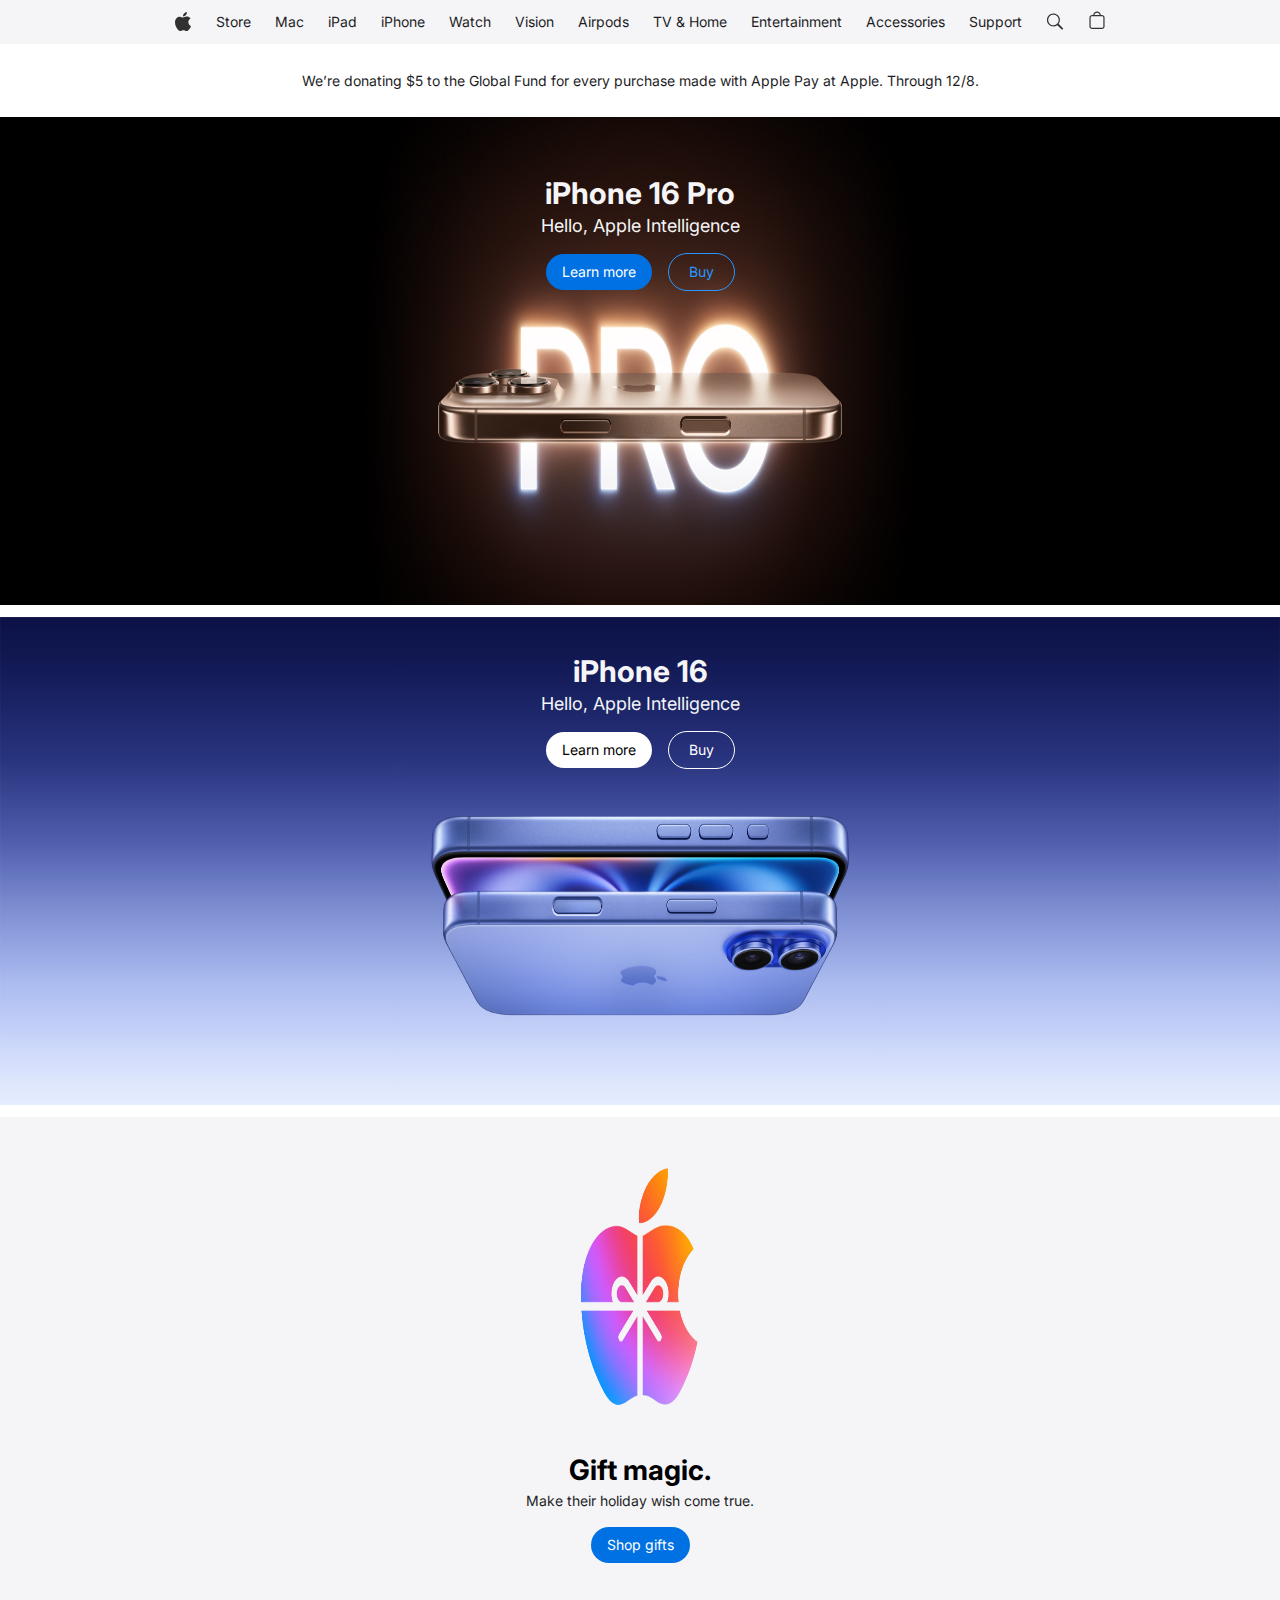
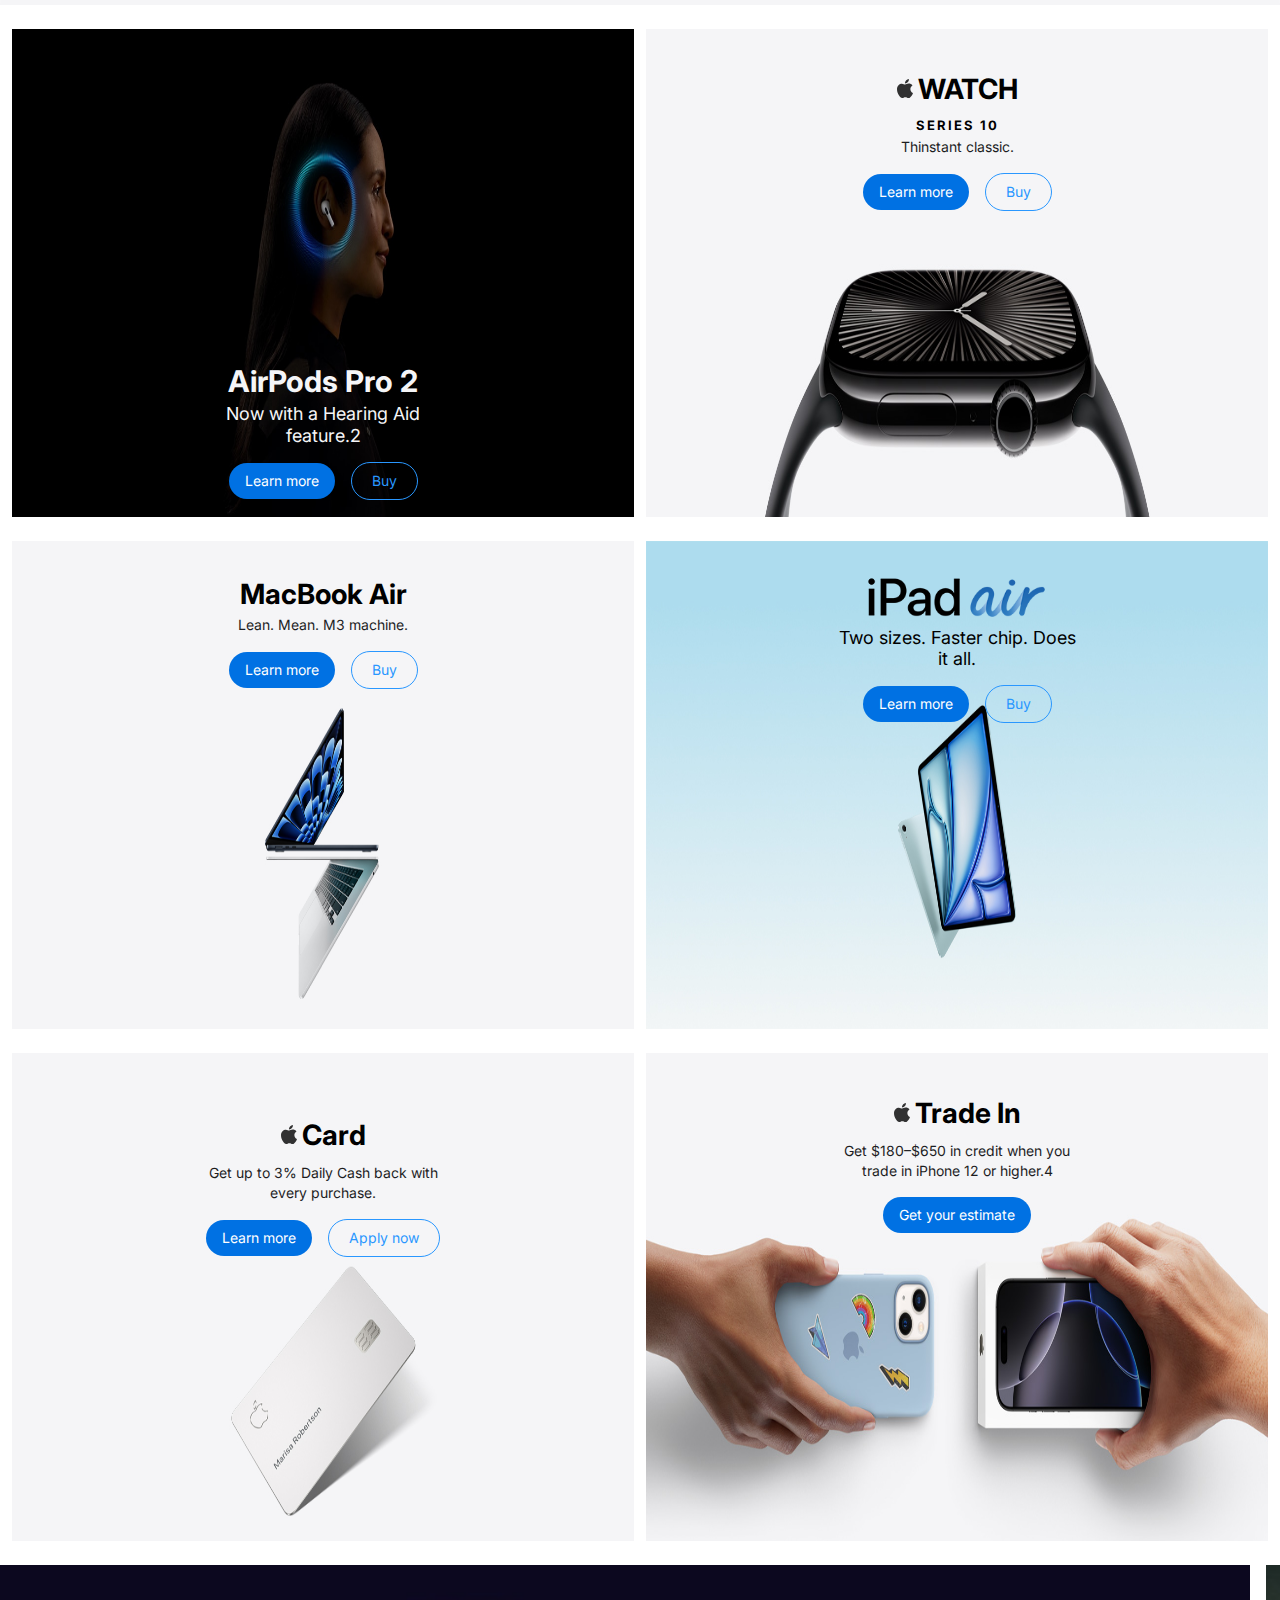
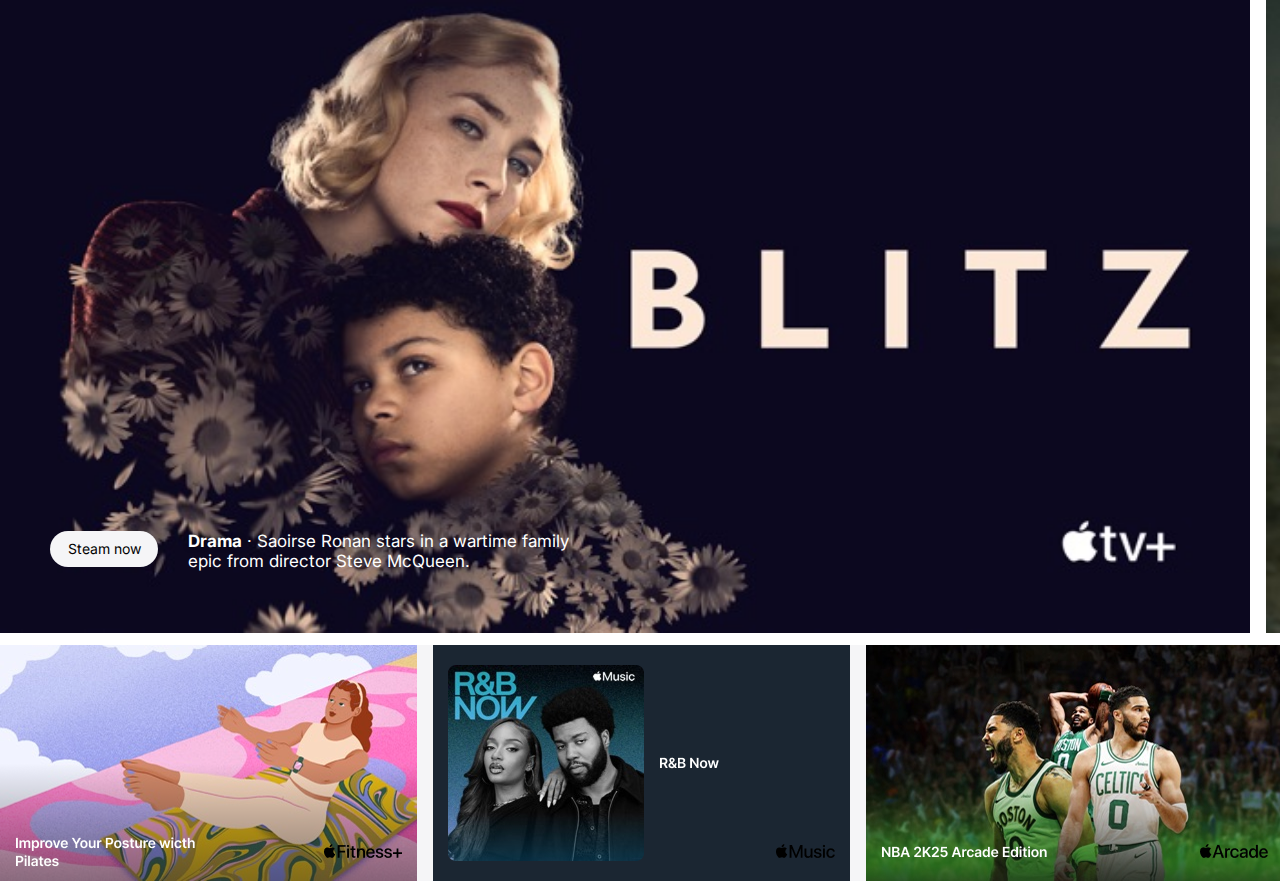
<file: index.html>
<!DOCTYPE html>
<html lang="en">
  <head>
    <meta charset="UTF-8" />
    <meta name="viewport" content="width=device-width, initial-scale=1.0" />
    <title>Apple</title>
    <link rel="stylesheet" href="./index.css" />
    <link rel="preconnect" href="https://fonts.googleapis.com" />
    <link rel="preconnect" href="https://fonts.gstatic.com" crossorigin />
    <link
      href="https://fonts.googleapis.com/css2?family=Inter:ital,opsz,wght@0,14..32,100..900;1,14..32,100..900&display=swap"
      rel="stylesheet"
    />
    <script>
      let slideIndex = 1;
      showSlides(slideIndex);

      function plusSlides(n) {
        showSlides((slideIndex += n));
      }

      function currentSlide(n) {
        showSlides((slideIndex = n));
      }

      function showSlides(n) {
        let i;
        let slides = document.getElementsByClassName("mySlides");
        let dots = document.getElementsByClassName("dot");
        if (n > slides.length) {
          slideIndex = 1;
        }
        if (n < 1) {
          slideIndex = slides.length;
        }
        for (i = 0; i < slides.length; i++) {
          slides[i].style.display = "none";
        }
        for (i = 0; i < dots.length; i++) {
          dots[i].className = dots[i].className.replace(" active", "");
        }
        slides[slideIndex - 1].style.display = "block";
        dots[slideIndex - 1].className += " active";
      }
    </script>
    <script>
      let slideIndex2 = 0;
      showSlides();

      function showSlides() {
        let i;
        let slides = document.getElementsByClassName("mySlides");
        let dots = document.getElementsByClassName("dot");
        for (i = 0; i < slides.length; i++) {
          slides[i].style.display = "none";
        }
        slideIndex++;
        if (slideIndex > slides.length) {
          slideIndex = 1;
        }
        for (i = 0; i < dots.length; i++) {
          dots[i].className = dots[i].className.replace(" active", "");
        }
        slides[slideIndex - 1].style.display = "block";
        dots[slideIndex - 1].className += " active";
        setTimeout(showSlides, 2000); // Change image every 2 seconds
      }
    </script>
  </head>
  <body class="*" style="background-color: #f5f5f7">
    <!-- Overlay -->
    <div class="overlay">
      <img class="icon3" src="/SVG.svg" alt="" />
      <div class="iconDiv">
        <img class="icon" src="/SVG (1).svg" alt="" />
        <img class="icon" src="/SVG (2).svg" alt="" />
        <img class="icon2" src="/SVG (3).svg" alt="" />
      </div>
    </div>
    <div class="FRAME">
      <div class="header font text1">
        <img src="./SVG.svg" alt="" />
        <a class="portal" href="./index2.html"><p>Store</p></a>
        <p>Mac</p>
        <p>iPad</p>
        <p>iPhone</p>
        <p>Watch</p>
        <p>Vision</p>
        <p>Airpods</p>
        <p>TV & Home</p>
        <p>Entertainment</p>
        <p>Accessories</p>
        <p>Support</p>
        <img src="./SVG (1).svg" alt="" />
        <img src="./SVG (2).svg" alt="" />
      </div>
    </div>
    <!-- Container -->
    <div class="container">
      <p class="text1 font">
        We’re donating $5 to the Global Fund for every purchase made with
        Apple Pay at Apple. Through 12/8.
      </p>
    </div>
    <!-- Link 1 -->
    <div class="link1">
      <div class="frame3">
        <div class="frame1">
          <p class="text2 font">iPhone 16 Pro</p>
          <p class="text3 font">Hello, Apple Intelligence</p>
        </div>
        <div class="frame2">
          <p class="font text4">Learn more</p>
          <a class="portal2" href="./index2.html"
            ><p class="font text5">Buy</p></a
          >
        </div>
      </div>
    </div>
    <!-- Link 2 -->
    <div class="link2">
      <div class="frame4">
        <div class="frame1">
          <p class="text2 font">iPhone 16</p>
          <p class="text3 font">Hello, Apple Intelligence</p>
        </div>
        <div class="frame2">
          <p class="font text6">Learn more</p>
          <a class="portal2" href="./index2.html"
            ><p class="font text7">Buy</p></a
          >
        </div>
      </div>
    </div>
    <!-- Link 3 -->
    <div class="link3">
      <div class="frame7">
        <div id="frame6_0">
          <div class="frame5">
            <img
              class="img1"
              src="/0f41c45d48fa3ab5df93eaee5f9abdd925bc4033.png"
              alt=""
            />
            <div class="frame1">
              <p class="text8 font">Two sizes. Faster chip. Does it all.</p>
            </div>
          </div>
          <div class="frame2">
            <p class="font text4">Learn more</p>
            <a class="portal2" href="./index2.html"
              ><p class="font text5">Buy</p></a
            >
          </div>
        </div>
        <div class="frame4 frame8-down position1">
          <div class="frame1">
            <div class="frame10">
              <p class="text10 font">Gift magic.</p>
            </div>
            <p class="text1 font">Make their holiday wish come true.</p>
          </div>
          <div class="frame2">
            <a class="portal2" href="./index2.html"
              ><p class="font text4">Shop gifts</p></a
            >
          </div>
        </div>
        <p class="text9 font">Hello, Apple Intelligence</p>
      </div>
    </div>
    <!-- Link 4 -->
    <div class="containerlap">
      <div class="link4 link0">
        <div class="frame8 frame8-up position4">
          <div class="frame1">
            <p class="text2 font">AirPods 4</p>
            <p class="text3 font">
              Iconic. Now supersonic. Available with Active Noise Cancellation.2
            </p>
          </div>
          <div class="frame2">
            <p class="font text4">Learn more</p>
            <a class="portal2" href="./index2.html"
              ><p class="font text5">Buy</p></a
            >
          </div>
        </div>
        <div class="frame8 frame8-down position2">
          <div class="frame1">
            <p class="text2 font">AirPods Pro 2</p>
            <p class="text3 font">Now with a Hearing Aid feature.2</p>
          </div>
          <div class="frame2">
            <p class="font text4">Learn more</p>
            <a class="portal2" href="./index2.html"
              ><p class="font text5">Buy</p></a
            >
          </div>
        </div>
      </div>

      <!-- Link 5 -->
      <div class="link5 link0">
        <div class="frame4">
          <div class="frame1">
            <div class="frame9">
              <img src="/SVG.svg" alt="" />
              <p class="text10 font">WATCH</p>
            </div>
            <p class="text11 font">SERIES 10</p>
            <p class="text1 font">Thinstant classic.</p>
          </div>
          <div class="frame2">
            <p class="font text4">Learn more</p>
            <a class="portal2" href="./index2.html"
              ><p class="font text5">Buy</p></a
            >
          </div>
        </div>
      </div>
      <!-- Link 6 -->
      <div class="link6 link0">
        <div class="frame4">
          <div class="frame1">
            <p class="text10 font">MacBook Air</p>
            <p class="text1 font">Lean. Mean. M3 machine.</p>
          </div>
          <div class="frame2">
            <p class="font text4">Learn more</p>
            <a class="portal2" href="./index2.html"
              ><p class="font text5">Buy</p></a
            >
          </div>
        </div>
      </div>
      <!-- Link 7 -->
      <div class="link7 link0">
        <div class="frame4 frame8-up">
          <div class="frame1">
            <p class="text10 font">Apple for Small Business</p>
            <p class="text1 font">
              Hardware, software, and expert help - all in one place.
            </p>
          </div>
          <div class="frame2">
            <p class="font text4">Learn more</p>
          </div>
        </div>
        <div class="frame7 frame8-down">
          <div class="frame6">
            <div class="frame5">
              <img
                class="img1"
                src="/0f41c45d48fa3ab5df93eaee5f9abdd925bc4033.png"
                alt=""
              />
              <div class="frame1">
                <p class="text8 font">Two sizes. Faster chip. Does it all.</p>
              </div>
            </div>
            <div class="frame2">
              <p class="font text4">Learn more</p>
              <a class="portal2" href="./index2.html"
                ><p class="font text5">Buy</p></a
              >
            </div>
          </div>
          <p class="text9 font">Hello, Apple Intelligence</p>
        </div>
      </div>
      <!-- Link 8 -->
      <div class="link8">
        <div class="frame4 frame8-up position3">
          <div class="frame1">
            <p class="text10 font">Carrier deals at Apple</p>
            <p class="text1 font">
              Get up to $1000 in credit on a new iPhone. Trade-in may be
              required.
            </p>
          </div>
          <div class="frame2">
            <p class="font text4">Find your deal</p>
          </div>
        </div>
        <div class="frame8 n2 frame8-down">
          <div class="frame1">
            <div class="frame9">
              <img src="/SVG.svg" alt="" />
              <p class="text10 font">Card</p>
            </div>
            <p class="text1 font">
              Get up to 3% Daily Cash back with every purchase.
            </p>
          </div>
          <div class="frame2">
            <p class="font text4">Learn more</p>
            <p class="font text5">Apply now</p>
          </div>
        </div>
      </div>

      <!-- Link 9 -->
      <div class="link9 link0">
        <div class="frame4">
          <div class="frame1">
            <div class="frame10">
              <img src="/SVG.svg" alt="" />
              <p class="text10 font">Trade In</p>
            </div>
            <p class="text1 font">
              Get $180–$650 in credit when you trade in iPhone 12 or higher.4
            </p>
          </div>
          <div class="frame2">
            <p class="font text4">Get your estimate</p>
          </div>
        </div>
      </div>
    </div>
    <!-- Link 10 -->
    <div class="link10">
      <div class="slideshow-container">
        <div class="mySlides fade">
          <img class="zuragnuud neg" src="/zurag1.jpg" style="width: 100%" />
        </div>

        <div class="mySlides fade">
          <img class="zuragnuud" src="/zurag2.jpg" style="width: 100%" />
        </div>

        <div class="mySlides fade">
          <img class="zuragnuud" src="/zurag3.jpg" style="width: 100%" />
        </div>

        <div class="mySlides fade">
          <img class="zuragnuud" src="/zurag4.jpg" style="width: 100%" />
        </div>

        <div class="mySlides fade">
          <img class="zuragnuud" src="/zurag5.jpg" style="width: 100%" />
        </div>

        <div class="mySlides fade">
          <img class="zuragnuud" src="/zurag6.jpg" style="width: 100%" />
        </div>

        <div class="mySlides fade">
          <img class="zuragnuud" src="/zurag7.jpg" style="width: 100%" />
        </div>

        <div class="mySlides fade">
          <img class="zuragnuud" src="/zurag8.jpg" style="width: 100%" />
        </div>
      </div>
      <div style="text-align: center" class="dotfather">
        <span class="dot" onclick="currentSlide(1)"></span>
        <span class="dot" onclick="currentSlide(2)"></span>
        <span class="dot" onclick="currentSlide(3)"></span>
        <span class="dot" onclick="currentSlide(4)"></span>
        <span class="dot" onclick="currentSlide(5)"></span>
        <span class="dot" onclick="currentSlide(6)"></span>
        <span class="dot" onclick="currentSlide(7)"></span>
        <span class="dot" onclick="currentSlide(8)"></span>
      </div>
    </div>
    <div class="link10lap-container">
      <div class="link10lap">
        <div class="div1 background1">
          <div class="frame14">
            <p class="steam font">Steam now</p>
            <p class="p2">
              <span class="drama">Drama</span> · Saoirse Ronan stars in a
              wartime family epic from director Steve McQueen.
            </p>
          </div>
        </div>
        <div class="div1 background2">
          <div class="frame14">
            <p class="steam font">Steam now</p>
            <p class="p2"><span class="drama">Sci-Fi</span> · New season.</p>
          </div>
        </div>
        <div class="div1 background3">
          <div class="frame14">
            <p class="steam font">Steam now</p>
            <p class="p2">
              <span class="drama">Reality</span>· Music icons team up with the
              hottest K-pop idols for song battles with a major twist.
            </p>
          </div>
        </div>
        <div class="div1 background4">
          <div class="frame14">
            <p class="steam font">Steam now</p>
            <p class="p2">
              <span class="drama">Comedy</span>
              · Seth Rogen and Rose Byrne are old friends who reunite for a
              hilarious new chapter.
            </p>
          </div>
        </div>
        <div class="div1 background5">
          <div class="frame14">
            <p class="steam font">Steam now</p>
            <p class="p2">
              <span class="drama">Thriller </span> · 27 Emmy® Nominations
              Including Best Drama
            </p>
          </div>
        </div>
        <div class="div1 background6">
          <div class="frame14">
            <p class="steam font">Steam now</p>
            <p class="p2">
              <span class="drama">Reality</span> · Music icons team up with the
              hottest K-pop idols for song battles with a major twist.
            </p>
          </div>
        </div>
        <div class="div1 background7">
          <div class="frame14">
            <p class="steam font">Steam now</p>
            <p class="p2">
              <span class="drama">Comedy</span> · Kindness makes a comeback. See
              the schedule Live MLB games, every Friday.
            </p>
          </div>
        </div>
        <div class="div1 background8">
          <div class="frame14">
            <p class="steam font">Steam now</p>
            <p class="p2">
              <span class="drama">Drama</span> · Saoirse Ronan stars in a
              wartime family epic from director Steve McQueen.
            </p>
          </div>
        </div>
        <div class="div1 background9">
          <div class="frame14">
            <p class="steam font">Steam now</p>
            <p class="p2">
              <span class="drama">Live</span> · No future lasts forever.
            </p>
          </div>
        </div>
        <div class="div1 background10">
          <div class="frame14">
            <p class="steam font">Steam now</p>
            <p class="p2">
              <span class="drama">Drama</span> · Saoirse Ronan stars in a
              wartime family epic from director Steve McQueen.
            </p>
          </div>
        </div>
      </div>
    </div>
    <!-- Footer -->
    <div class="footer">
      <div class="slideshow-container">
        <div class="mySlides fade">
          <div class="frame11 hemjee">
            <img src="/foot1.jpg" alt="" />
            <img src="/SVGmusic.svg" alt="" />
          </div>
          <p class="textfooter">La Oficial</p>
        </div>
        <div class="mySlides fade">
          <div class="hemjee">
            <img src="/foot3.png" alt="" />
          </div>
          <p class="textfooter">Travel-Friendly Workouts</p>
        </div>
        <div class="mySlides fade">
          <div>
            <img class="hemjee" src="/foot4.png" alt="" />
          </div>
          <p class="textfooter">NBA 2K25 Arcade Edition</p>
        </div>
        <div class="mySlides fade">
          <div>
            <img class="hemjee" src="/foot6.png" alt="" />
          </div>
          <p class="textfooter">Improve Your Posture wicth Pilates</p>
        </div>
        <div class="mySlides fade">
          <div class="frame12 hemjee">
            <img class="hemjee2" src="/foot2.jpg" alt="" />
            <img src="/SVGmusic.svg" alt="" />
          </div>
          <p class="textfooter">R&B Now</p>
        </div>
        <div class="mySlides fade">
          <div class="frame13">
            <img class="hemjee" src="/foot5.png" alt="" />
          </div>
          <p class="textfooter">Strength with Kim</p>
        </div>
      </div>
      <div style="text-align: center">
        <span class="dot"></span>
        <span class="dot"></span>
        <span class="dot"></span>
        <span class="dot"></span>
        <span class="dot"></span>
        <span class="dot"></span>
      </div>
    </div>
    <div class="footerWEB">
      <div class="footerweb">
        <div class="background11 div2"></div>
        <div class="background12 div2"></div>
        <div class="background13 div2"></div>
        <div class="background14 div2"></div>
        <div class="background11 div2"></div>
        <div class="background12 div2"></div>
        <div class="background13 div2"></div>
        <div class="background14 div2"></div>
        <div class="background11 div2"></div>
        <div class="background12 div2"></div>
        <div class="background13 div2"></div>
        <div class="background14 div2"></div>
      </div>
    </div>
  </body>
</html>
</file>
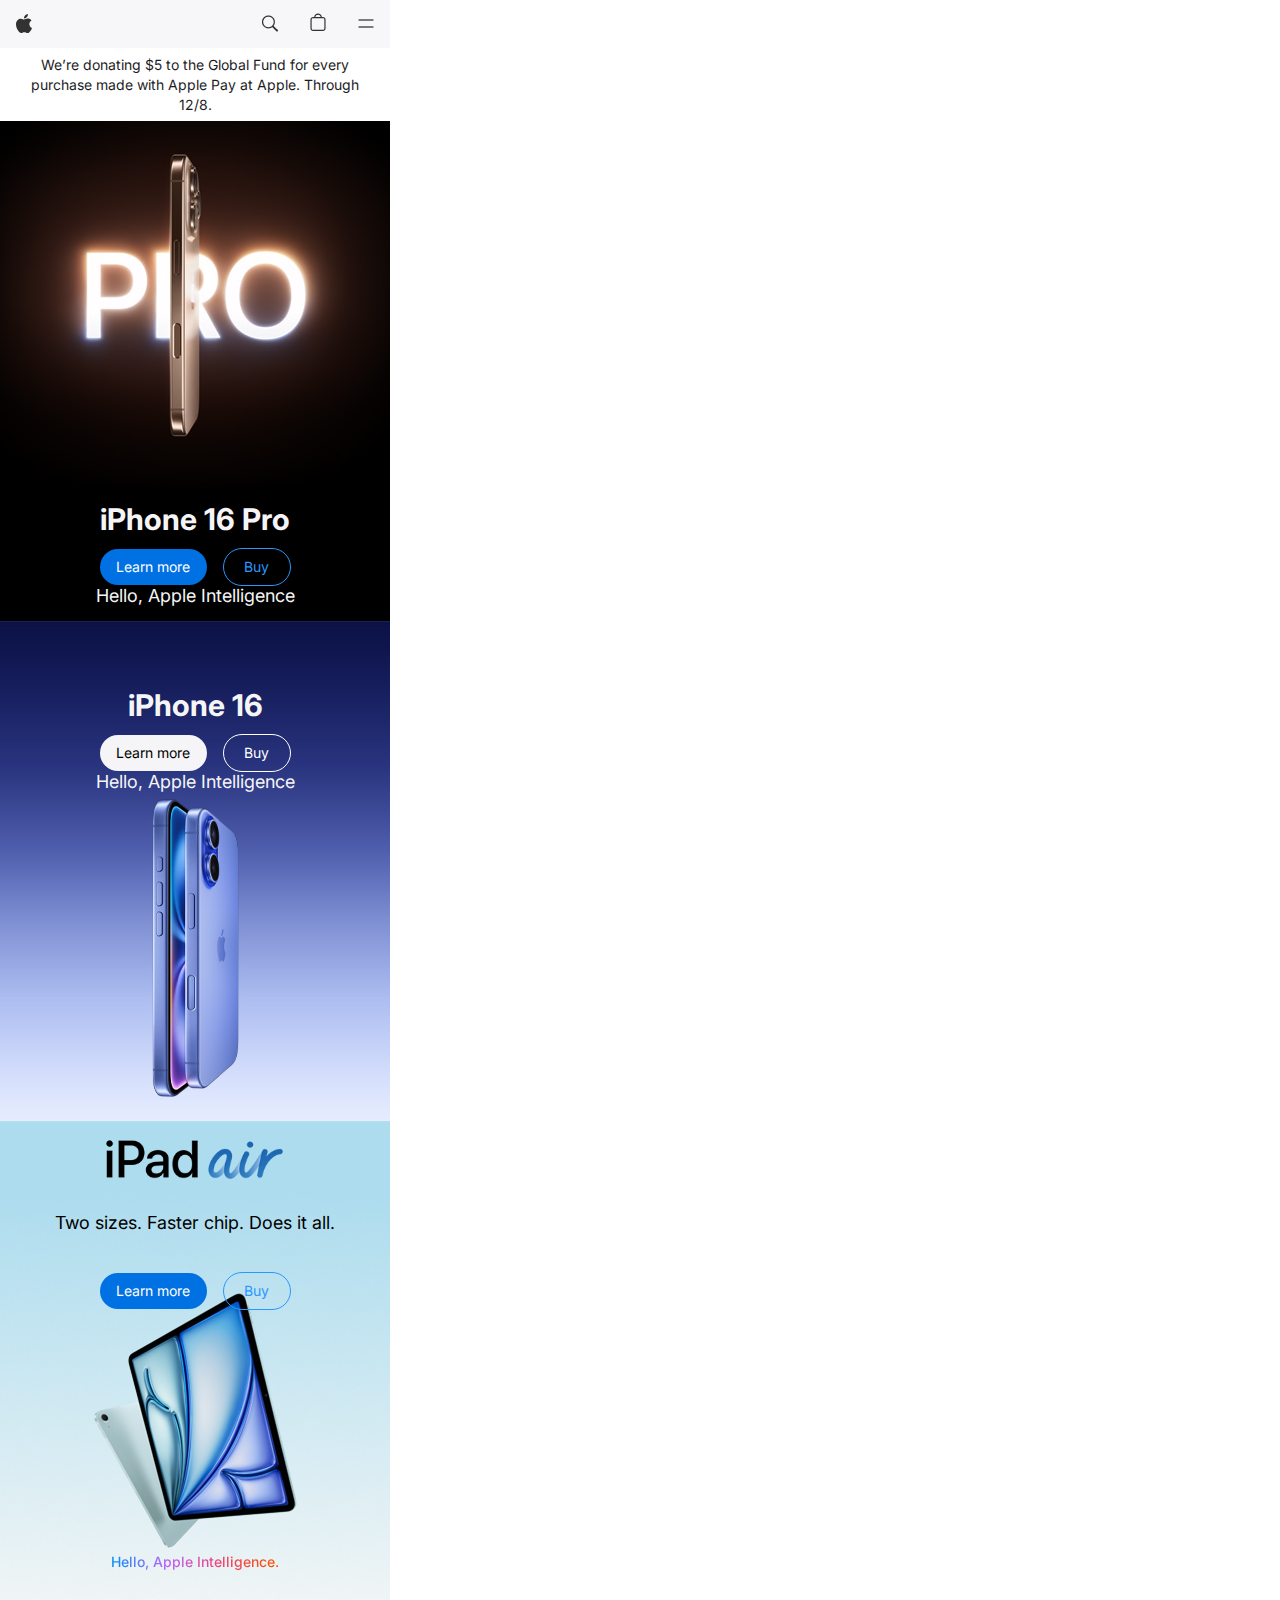
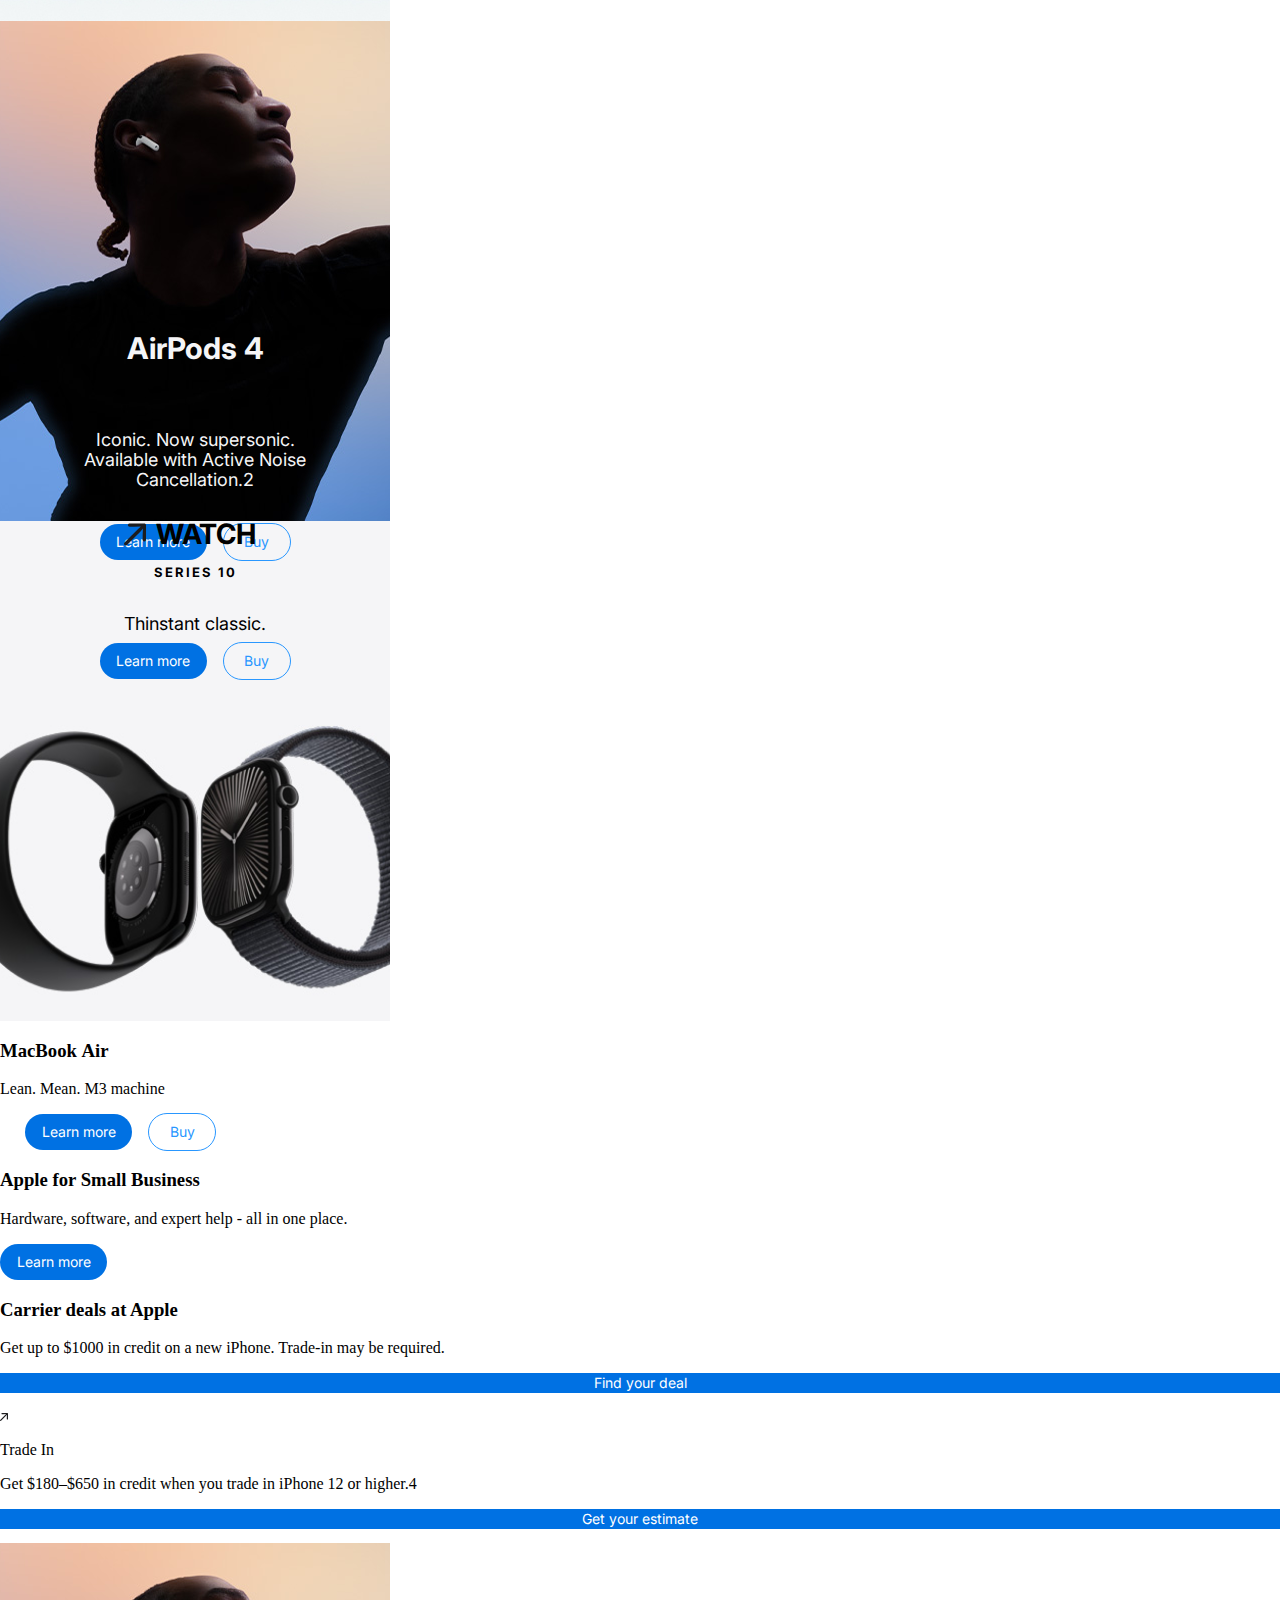
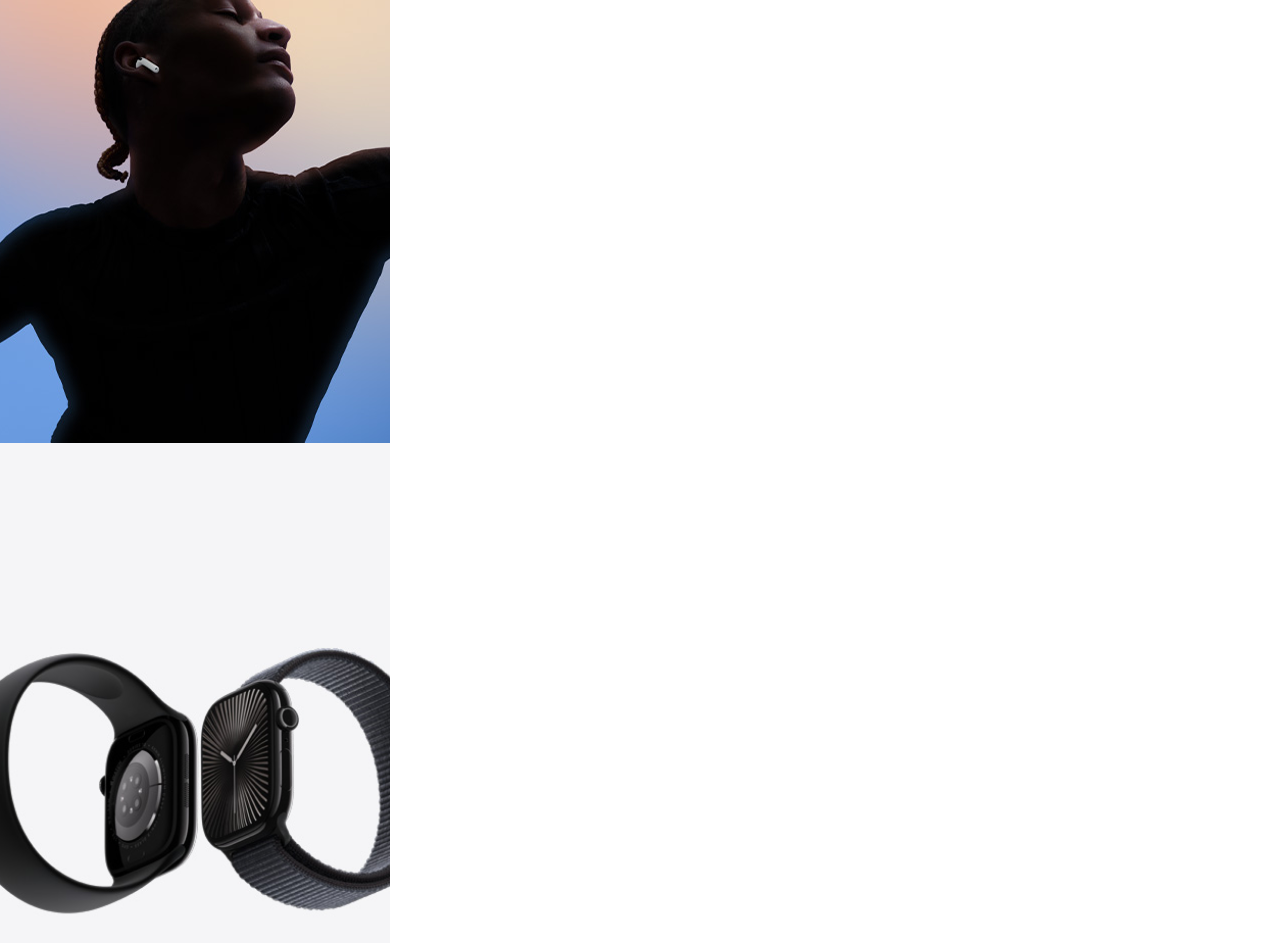
<file: Apple.html>
<!DOCTYPE html>
<html lang="en">
  <head>
    <meta charset="UTF-8" />
    <meta name="viewport" content="width=device-width, initial-scale=1.0" />
    <title>Document</title>
    <link rel="stylesheet" href="./apple.css" />
    <link rel="preconnect" href="https://fonts.googleapis.com" />
    <link rel="preconnect" href="https://fonts.gstatic.com" crossorigin />
    <link
      href="https://fonts.googleapis.com/css2?family=Inter:ital,opsz,wght@0,14..32,100..900;1,14..32,100..900&display=swap"
      rel="stylesheet"
    />
    <meta name="viewport" content="width=device-width, initial-scale=1.0" />
  </head>
  <body style="margin: 0; padding: 0">
    <!-- Overlay -->
    <div class="overlay1">
      <div class="iconapple1">
        <img src="./SVG.svg" alt="" />
      </div>
      <div class="overlplay2">
        <img src="./SVG.png" alt="" />
        <img src="./sumka.svg" alt="" />
        <img src="./2 zuraas.svg" alt="" />
      </div>
    </div>
    <!-- Overlay end -->
    <!-- text we are -->
    <div class="textdiv1">
      <h5 class="textweare">
        We’re donating $5 to the Global Fund for every purchase made with
        Apple Pay at Apple. Through 12/8.
      </h5>
    </div>
    <!-- text we are end -->
    <!-- apple image -->
    <div class="applediv">
      <div class="appledotor">
        <div class="promax">
          <h3 class="Promaxfont">iPhone 16 Pro</h3>
          <p class="hellofont">Hello, Apple Intelligence</p>
        </div>
        <div class="learnbuy">
          <div class="learnbutton learnbuttonback">
            <p class="learnbuttonfont learnbuttoncolor">Learn more</p>
          </div>
          <div class="buybutton buybuttunsolid">
            <p class="buybuttonfont">Buy</p>
          </div>
        </div>
      </div>
    </div>
    <!-- apple image end -->
    <!-- tsenher iphone -->
    <div class="tseheriphoneback">
      <div class="appledotor1">
        <div class="promax">
          <h3 class="Promaxfont">iPhone 16</h3>
          <p class="hellofont">Hello, Apple Intelligence</p>
        </div>
        <div class="learnbuy">
          <div class="learnbutton learnbuttonback1">
            <p class="learnbuttonfont learnbuttoncolor1">Learn more</p>
          </div>
          <div class="buybutton buybuttunsolid1">
            <p class="buybuttonfont buybuttoncolor1">Buy</p>
          </div>
        </div>
      </div>
    </div>
    <!-- tsenher iphone end -->
    <!-- ipad air -->
    <div class="ipaddiv">
      <div class="ipaddotor">
        <img class="ipadtextwh" src="./textipadorig.png" alt="" />
        <p class="twosizefont">Two sizes. Faster chip. Does it all.</p>
        <div class="learnbuy classipadlearn">
          <div class="learnbutton learnbuttonback">
            <p class="learnbuttonfont learnbuttoncolor">Learn more</p>
          </div>
          <div class="buybutton buybuttunsolid">
            <p class="buybuttonfont">Buy</p>
          </div>
        </div>
      </div>
      <p class="helloapplefont">Hello, Apple Intelligence.</p>
    </div>
    <!-- ipad air end -->
    <!-- air pods4 -->
    <div class="airpodsdiv">
      <div class="aipodsdotor">
        <div class="airpodsdoto1">
          <h3 class="airpods4font">AirPods 4</h3>
          <p class="icontextfont">
            Iconic. Now supersonic. Available with Active Noise Cancellation.2
          </p>
          <div class="learnbuy">
            <div class="learnbutton learnbuttonback">
              <p class="learnbuttonfont learnbuttoncolor">Learn more</p>
            </div>
            <div class="buybutton buybuttunsolid">
              <p class="buybuttonfont">Buy</p>
            </div>
          </div>
        </div>
      </div>
    </div>
    <!-- airpods4 end -->
    <!-- iwatch -->
    <div class="iwatchdiv">
      <div class="iwatchdivdotor">
        <div class="vectoriwatch">
          <div class="spandiv">
            <img class="vector" src="./Vector.svg" alt="" /><span
              class="watchfont"
              >WATCH</span
            >
          </div>
          <p class="seriesfont">SERIES 10</p>
          <p class="thinfont">Thinstant classic.</p>
        </div>
        <div class="learnbuy">
          <div class="learnbutton learnbuttonback">
            <p class="learnbuttonfont learnbuttoncolor">Learn more</p>
          </div>
          <div class="buybutton buybuttunsolid">
            <p class="buybuttonfont">Buy</p>
          </div>
        </div>
      </div>
    </div>
    <!-- iwatch end -->
    <!-- MacBook Air -->
    <div class="imacdiv">
      <div class="imacdivdotor">
        <div class="textimac">
          <h3 class="macfont">MacBook Air</h3>
          <p class="leanfont">Lean. Mean. M3 machine</p>
        </div>
        <div class="learnbuy">
          <div class="learnbutton learnbuttonback">
            <p class="learnbuttonfont learnbuttoncolor">Learn more</p>
          </div>
          <div class="buybutton buybuttunsolid">
            <p class="buybuttonfont">Buy</p>
          </div>
        </div>
      </div>
    </div>
    <!-- MacBook Air end-->
    <!-- small bus -->
    <div class="smallbusdiv">
      <div class="smallbusdotor">
        <h3 class="appleforfont">Apple for Small Business</h3>
        <p class="hardwarefont">
          Hardware, software, and expert help - all in one place.
        </p>
        <div class="Learnbuttonsolo">
          <div class="learnbutton learnbuttonback">
            <p class="learnbuttonfont learnbuttoncolor">Learn more</p>
          </div>
        </div>
      </div>
    </div>
    <!-- small bus end -->
    <!-- carrier deals -->
    <div class="carrierdealsdiv">
      <div class="carrierdivdotor">
        <h3 class="carriertextsize">Carrier deals at Apple</h3>
        <p class="getupfont">
          Get up to $1000 in credit on a new iPhone. Trade-in may be required.
        </p>
        <div class="Learnbuttonsolo">
          <div class="learnbutton1 learnbuttonback">
            <p class="learnbuttonfont learnbuttoncolor">Find your deal</p>
          </div>
        </div>
      </div>
    </div>
    <!-- carrier deals end -->
    <!-- thunder -->
    <div class="thunderdiv">
      <div class="thunderdivdotor">
        <div class="vectordiv1">
          <img class="vectorsize1" src="./Vector.svg" alt="" />
          <p class="tradeinfont">Trade In</p>
        </div>
        <p class="creditclass">
          Get $180–$650 in credit when you trade in iPhone 12 or higher.4
        </p>
        <div class="Learnbuttonsolo">
          <div class="learnbutton2 learnbuttonback">
            <p class="learnbuttonfont learnbuttoncolor">Get your estimate</p>
          </div>
        </div>
      </div>
    </div>
    <!-- thunder end -->
    <!-- slideshow -->
    <div class="scroll-container">
      <div class="scroll">
        <div class="scrolldiv sizescroll"></div>
        <div class="scrolldiv1 sizescroll"></div>
        <div class="scrolldiv2 sizescroll"></div>
        <div class="scrolldiv3 sizescroll"></div>
        <div class="scrolldiv4 sizescroll"></div>
        <div class="scrolldiv5 sizescroll"></div>
        <div class="scrolldiv6 sizescroll"></div>
        <div class="scrolldiv7 sizescroll"></div>
      </div>
    </div>
    <div class="airpodsiwatch">
      <div class="airpodsdiv"></div>
      <div class="iwatchdiv"></div>
    </div>
  </body>
</html>
</file>
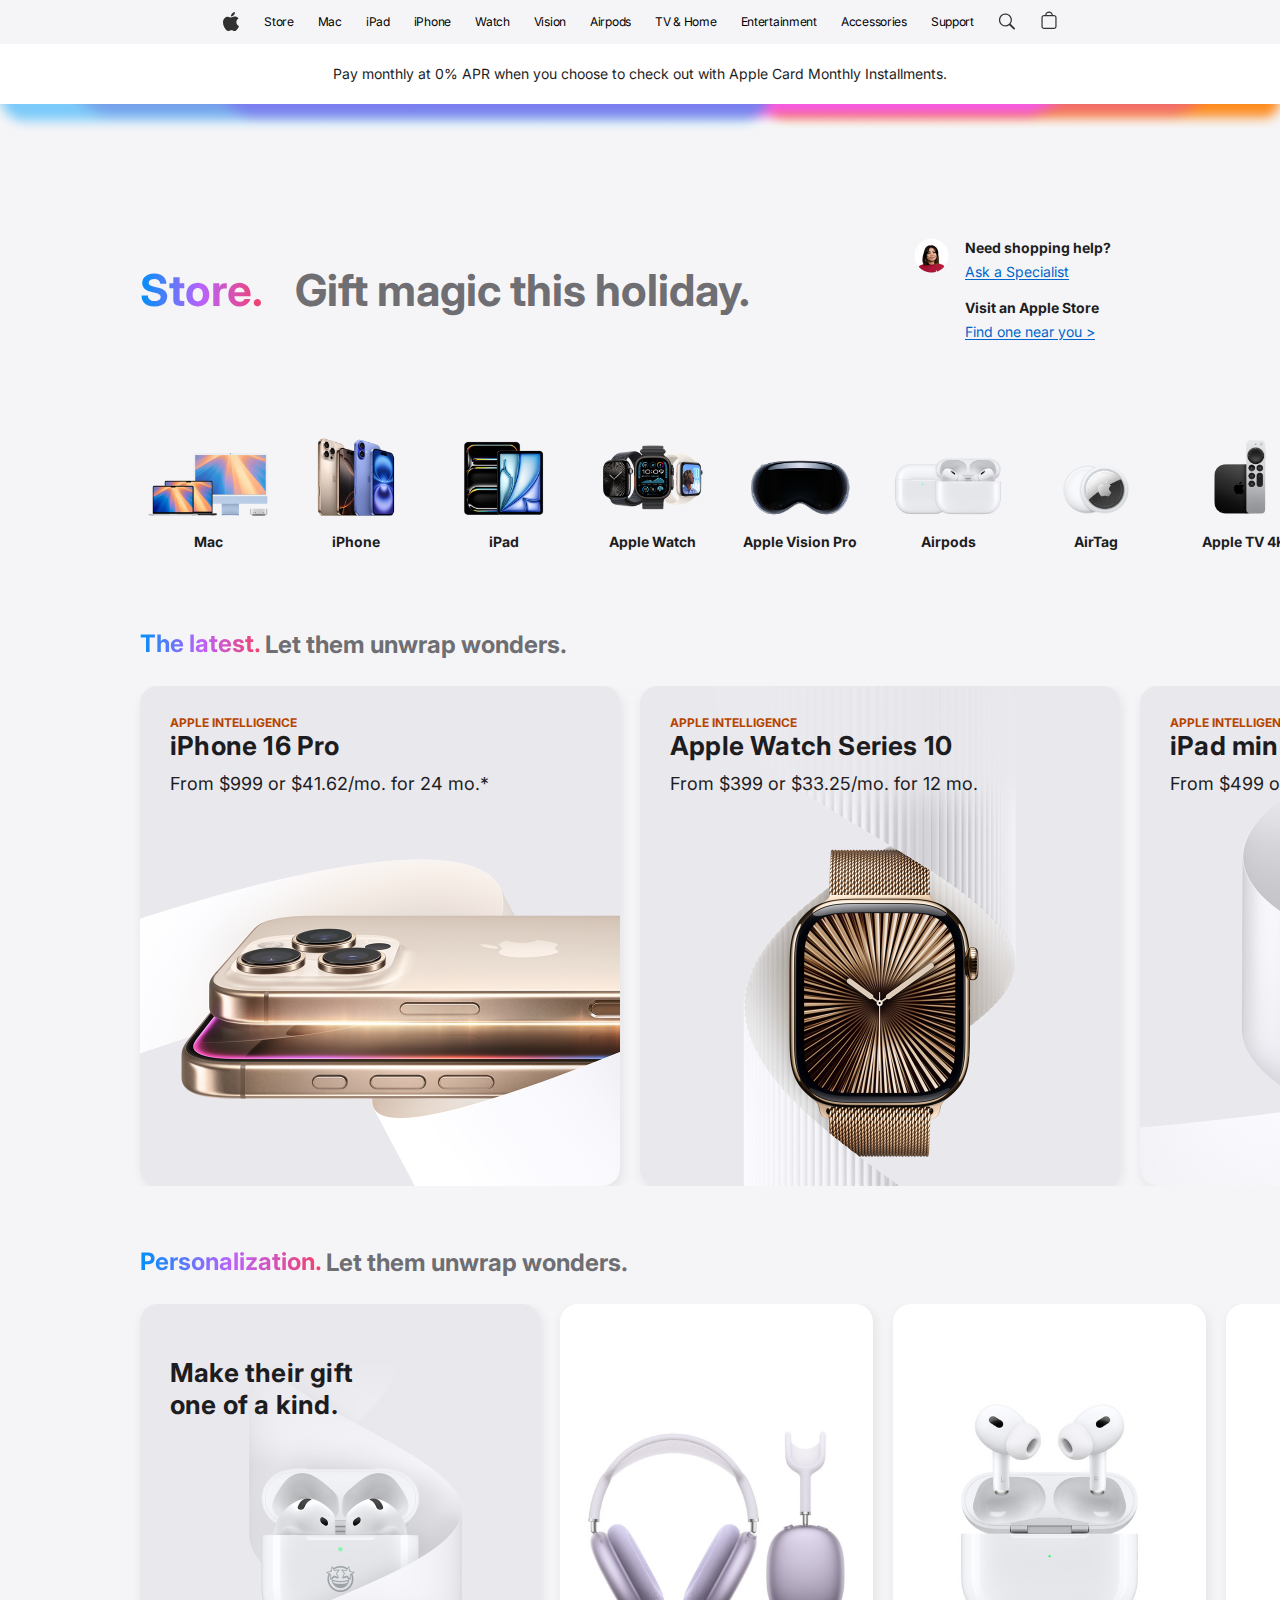
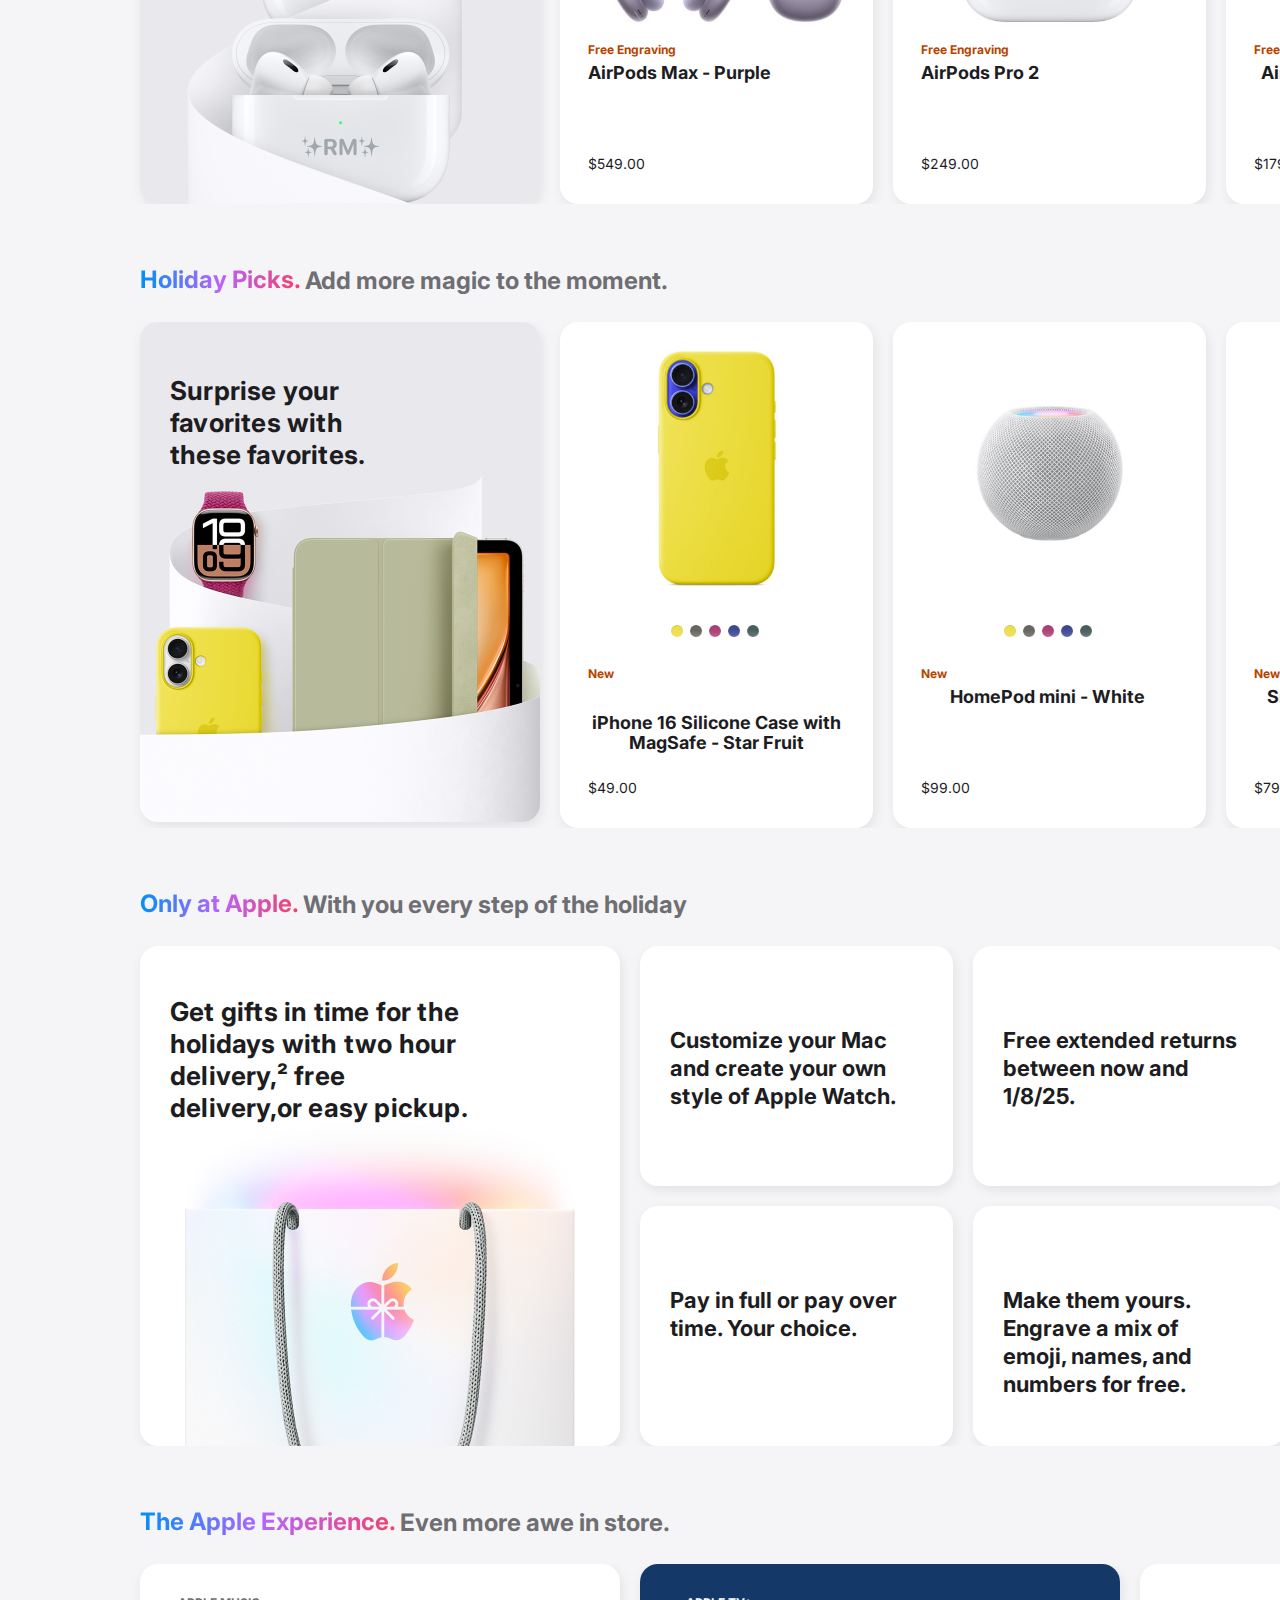
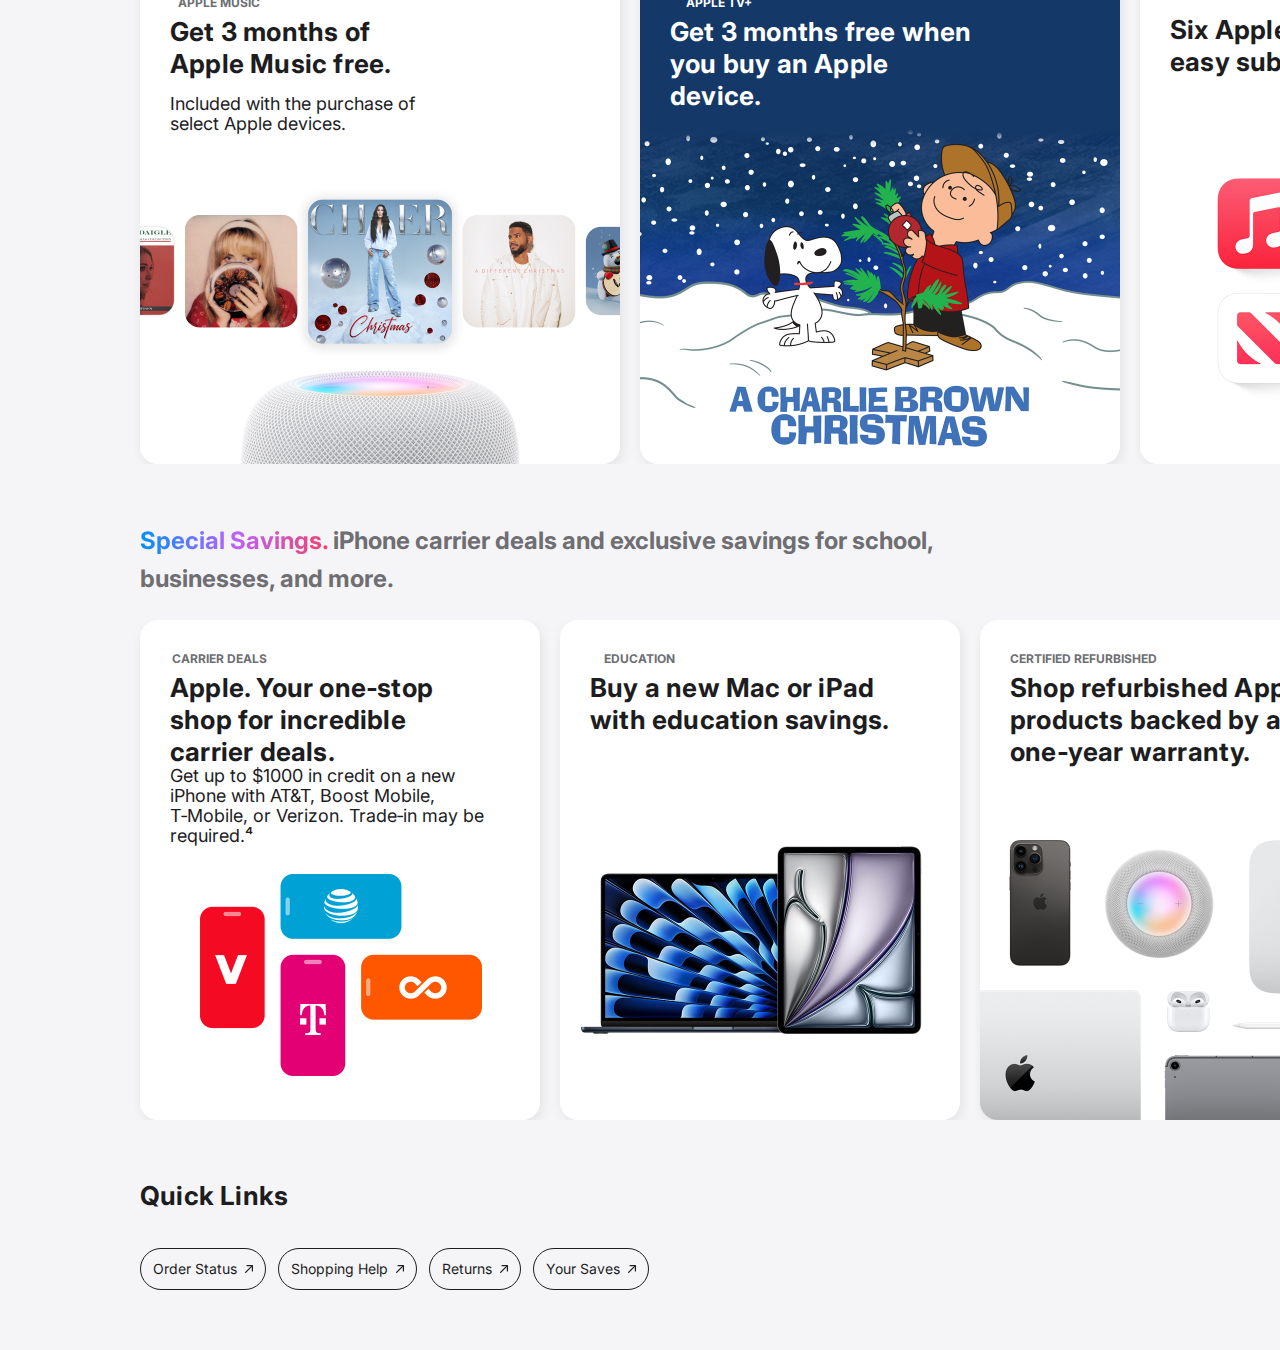
<file: index2.html>
<!DOCTYPE html>
<html lang="en">
  <head>
    <meta charset="UTF-8" />
    <meta name="viewport" content="width=device-width, initial-scale=1.0" />
    <link rel="stylesheet" href="./index2.css" />
    <link rel="preconnect" href="https://fonts.googleapis.com" />
    <link rel="preconnect" href="https://fonts.gstatic.com" crossorigin />
    <link
      href="https://fonts.googleapis.com/css2?family=Inter:ital,opsz,wght@0,14..32,100..900;1,14..32,100..900&display=swap"
      rel="stylesheet"
    />
    <title>Apple2</title>
  </head>
  <body class="*" style="background-color: #f5f5f7">
    <!-- Header -->
    <div class="FRAME">
      <div class="header font text1">
        <a class="portal" href="./index.html"><img src="./SVG.svg" alt="" /></a>
        <p>Store</p>
        <p>Mac</p>
        <p>iPad</p>
        <p>iPhone</p>
        <p>Watch</p>
        <p>Vision</p>
        <p>Airpods</p>
        <p>TV & Home</p>
        <p>Entertainment</p>
        <p>Accessories</p>
        <p>Support</p>
        <img src="./SVG (1).svg" alt="" />
        <img src="./SVG (2).svg" alt="" />
      </div>
    </div>
    <!-- Section1 -->
    <div class="section1">
      <p class="text2 font">
        Pay monthly at 0% APR when you choose to check out with Apple Card
        Monthly Installments.
      </p>
    </div>
    <img class="photo3" src="./background-4.png" alt="" />
    <!-- Section2 -->
    <div class="frame5">
      <div class="frame1">
        <p class="text3 font">Store.</p>
        <p class="text4 font">Gift magic this holiday.</p>
      </div>
      <div class="frame4">
        <img class="photo1" src="./egj.jpg" alt="" />
        <div class="frame3">
          <div class="frame2">
            <p class="text5 font">Need shopping help?</p>
            <a
              href="https://contactretail.apple.com/Solutions"
              class="font text6"
              >Ask a Specialist</a
            >
          </div>
          <div class="frame2">
            <p class="text5 font">Visit an Apple Store</p>
            <a
              href="https://contactretail.apple.com/Solutions"
              class="font text6"
              >Find one near you ></a
            >
          </div>
        </div>
      </div>
    </div>
    <!-- ProductList -->
    <div class="frame7">
      <div class="frame6">
        <img class="photo2" src="./pro1.png" alt="" />
        <p class="text7 font">Mac</p>
      </div>
      <div class="frame6">
        <img class="photo2" src="./pro2.png" alt="" />
        <p class="text7 font">iPhone</p>
      </div>
      <div class="frame6">
        <img class="photo2" src="./pro3.png" alt="" />
        <p class="text7 font">iPad</p>
      </div>
      <div class="frame6">
        <img class="photo2" src="./pro4.png" alt="" />
        <p class="text7 font">Apple Watch</p>
      </div>
      <div class="frame6">
        <img class="photo2" src="./pro5.png" alt="" />
        <p class="text7 font">Apple Vision Pro</p>
      </div>
      <div class="frame6">
        <img class="photo2" src="./pro6.png" alt="" />
        <p class="text7 font">Airpods</p>
      </div>
      <div class="frame6">
        <img class="photo2" src="./pro7.png" alt="" />
        <p class="text7 font">AirTag</p>
      </div>
      <div class="frame6">
        <img class="photo2" src="./pro8.png" alt="" />
        <p class="text7 font">Apple TV 4K</p>
      </div>
      <div class="frame6">
        <img class="photo2" src="./pro9.png" alt="" />
        <p class="text7 font">Homepod</p>
      </div>
      <div class="frame6">
        <img class="photo2" src="./pro10.png" alt="" />
        <p class="text7 font">Accessories</p>
      </div>
      <div class="frame6">
        <img class="photo2" src="./pro11.png" alt="" />
        <p class="text7 font">Apple Gift Card</p>
      </div>
    </div>
    <!-- Section3 -->
    <div class="frame15">
      <div class="frame14">
        <p class="text11 font">The latest.</p>
        <p class="text12 font">Let them unwrap wonders.</p>
      </div>
      <div class="frame13">
        <div class="frame12">
          <div class="frame8 storecard">
            <p class="text8 font">APPLE INTELLIGENCE</p>
            <p class="text9 font">iPhone 16 Pro</p>
            <p class="text10 font">From $999 or $41.62/mo. for 24 mo.*</p>
          </div>
          <div class="frame9 storecard">
            <p class="text8 font">APPLE INTELLIGENCE</p>
            <p class="text9 font">Apple Watch Series 10</p>
            <p class="text10 font">From $399 or $33.25/mo. for 12 mo.</p>
          </div>
          <div class="frame10 storecard">
            <p class="text8 font">APPLE INTELLIGENCE</p>
            <p class="text9 font">iPad mini</p>
            <p class="text10 font">From $499 or $41.58/mo. for 12 mo.</p>
          </div>
          <div class="frame11 storecard">
            <p class="text8 font">APPLE INTELLIGENCE</p>
            <p class="text9 font">MacBook Pro</p>
            <p class="text10 font">From $1599 or $133.25/mo. for 12 mo.</p>
          </div>
        </div>
      </div>
    </div>
    <!-- Section4 -->
    <div class="frame15">
      <div class="frame14">
        <p class="text11 font">Personalization.</p>
        <p class="text12 font">Let them unwrap wonders.</p>
      </div>
      <div class="frame13">
        <div class="frame12">
          <div class="photo4">
            <p class="text9 font text13">Make their gift one of a kind.</p>
          </div>
          <div class="frame16">
            <img class="photo5" src="hop2.jpg" alt="" />
            <div class="frame18">
              <div class="frame17">
                <p class="text14 font">Free Engraving</p>
                <p class="text15 font">AirPods Max - Purple</p>
              </div>
              <p class="text16 font">$549.00</p>
            </div>
          </div>
          <div class="frame16">
            <img class="photo5" src="hop3.jpg" alt="" />
            <div class="frame18">
              <div class="frame17">
                <p class="text14 font">Free Engraving</p>
                <p class="text15 font">AirPods Pro 2</p>
              </div>
              <p class="text16 font">$249.00</p>
            </div>
          </div>
          <div class="frame16">
            <img class="photo5" src="hop4.jpg" alt="" />
            <div class="frame18">
              <div class="frame17">
                <p class="text14 font">Free Engraving</p>
                <p class="text15 font">
                  AirPods 4 with Active Noise Cancellation
                </p>
              </div>
              <p class="text16 font">$179.00</p>
            </div>
          </div>
          <div class="frame16">
            <img class="photo5" src="hop5.jpg" alt="" />
            <div class="frame18">
              <div class="frame17">
                <p class="text14 font">New</p>
                <p class="text15 font">Apple Pencil Pro</p>
              </div>
              <p class="text16 font">$49.00</p>
            </div>
          </div>
          <div class="frame16">
            <img class="photo5" src="hop6.jpg" alt="" />
            <div class="frame18">
              <div class="frame17">
                <p class="text14 font">Free Engraving</p>
                <p class="text15 font">
                  AirPods 4 with Active Noise Cancellation
                </p>
              </div>
              <p class="text16 font">$179.00</p>
            </div>
          </div>
        </div>
      </div>
    </div>
    <!-- Section5 -->
    <div class="frame15">
      <div class="frame14">
        <p class="text11 font">Holiday Picks.</p>
        <p class="text12 font">Add more magic to the moment.</p>
      </div>
      <div class="frame13">
        <div class="frame12">
          <div class="photo6">
            <p class="text9 font text13">
              Surprise your favorites with these favorites.
            </p>
          </div>
          <div class="frame16">
            <img class="photo5" src="hol2.jpg" alt="" />
            <div class="frame17">
              <div class="frame25">
                <img class="color" src="/ungu1.jpg" alt="" />
                <img class="color" src="/ungu2.jpg" alt="" />
                <img class="color" src="/ungu3.jpg" alt="" />
                <img class="color" src="/ungu4.jpg" alt="" />
                <img class="color" src="/ungu5.jpg" alt="" />
              </div>
              <div class="frame18">
                <p class="text14 font">New</p>
                <p class="text15 font">
                  iPhone 16 Silicone Case with MagSafe - Star Fruit
                </p>
              </div>
              <p class="text16 font">$49.00</p>
            </div>
          </div>
          <div class="frame16">
            <img class="photo5" src="hol3.jpg" alt="" />
            <div class="frame18">
              <div class="frame17">
                <div class="frame25">
                  <img class="color" src="/ungu1.jpg" alt="" />
                  <img class="color" src="/ungu2.jpg" alt="" />
                  <img class="color" src="/ungu3.jpg" alt="" />
                  <img class="color" src="/ungu4.jpg" alt="" />
                  <img class="color" src="/ungu5.jpg" alt="" />
                </div>
                <p class="text14 font">New</p>
                <p class="text15 font">HomePod mini - White</p>
              </div>
              <p class="text16 font">$99.00</p>
            </div>
          </div>
          <div class="frame16">
            <img class="photo5" src="hol4.jpg" alt="" />
            <div class="frame18">
              <div class="frame17">
                <div class="frame25">
                  <img class="color" src="/ungu1.jpg" alt="" />
                  <img class="color" src="/ungu2.jpg" alt="" />
                  <img class="color" src="/ungu3.jpg" alt="" />
                  <img class="color" src="/ungu4.jpg" alt="" />
                  <img class="color" src="/ungu5.jpg" alt="" />
                </div>
                <p class="text14 font">New</p>
                <p class="text15 font">
                  Smart Folio for iPad Air 11 - inch (M2) - Sage
                </p>
              </div>
              <p class="text16 font">$79.00</p>
            </div>
          </div>
          <div class="frame16">
            <img class="photo5" src="hol5.jpg" alt="" />
            <div class="frame18">
              <div class="frame17">
                <div class="frame25">
                  <img class="color" src="/ungu1.jpg" alt="" />
                  <img class="color" src="/ungu2.jpg" alt="" />
                  <img class="color" src="/ungu3.jpg" alt="" />
                  <img class="color" src="/ungu4.jpg" alt="" />
                  <img class="color" src="/ungu5.jpg" alt="" />
                </div>
                <p class="text14 font">New</p>
                <p class="text15 font">
                  Beats Solo 4 - On-Ear Wireless Headphones - Slate Blue
                </p>
              </div>
              <p class="text16 font">$79.00</p>
            </div>
          </div>
          <div class="frame16">
            <img class="photo5" src="hol2.jpg" alt="" />
            <div class="frame18">
              <div class="frame17">
                <div class="frame25">
                  <img class="color" src="/ungu1.jpg" alt="" />
                  <img class="color" src="/ungu2.jpg" alt="" />
                  <img class="color" src="/ungu3.jpg" alt="" />
                  <img class="color" src="/ungu4.jpg" alt="" />
                  <img class="color" src="/ungu5.jpg" alt="" />
                </div>
                <p class="text14 font">New</p>
                <p class="text15 font">
                  iPhone 16 Silicone Case with MagSafe - Star Fruit
                </p>
              </div>
              <p class="text16 font">$49.00</p>
            </div>
          </div>
        </div>
      </div>
    </div>
    <!-- Section6 -->
    <div class="frame15">
      <div class="frame14">
        <p class="text11 font">Only at Apple.</p>
        <p class="text12 font">With you every step of the holiday</p>
      </div>
      <div class="frame13">
        <div class="frame12">
          <div class="photo7 PHOTO">
            <p class="text9 font text17">
              Get gifts in time for the holidays with two hour delivery,² free
              delivery,or easy pickup.
            </p>
          </div>
          <div class="frame19">
            <div class="frame20">
              <p class="text18 font">
                Customize your Mac and create your own style of Apple Watch.
              </p>
            </div>
            <div class="frame20">
              <p class="text18 font">
                Free extended returns between now and 1/8/25.
              </p>
            </div>
            <div class="frame20">
              <p class="text18 font">
                Pay in full or pay over time. Your choice.
              </p>
            </div>
            <div class="frame20">
              <p class="text18 font">
                Make them yours. Engrave a mix of emoji, names, and numbers for
                free.
              </p>
            </div>
          </div>
          <div class="photo8 PHOTO">
            <p class="text19 font">APPLE TRADE IN</p>
            <p class="text9 font text17">
              Trade in your current device. Get credit toward a new one.³
            </p>
          </div>
          <div class="photo9 PHOTO">
            <p class="text19 font" id="width3">APPLE SPECIALIST</p>
            <p class="text9 font text17">
              Find gifts with an Apple Specialist in a store or online.
            </p>
          </div>
        </div>
      </div>
    </div>
    <!-- Section7 -->
    <div class="frame15">
      <div class="frame14">
        <p class="text11 font">The Apple Experience.</p>
        <p class="text12 font">Even more awe in store.</p>
      </div>
      <div class="frame13">
        <div class="frame12">
          <div class="photo10 PHOTO">
            <p class="text19 font">APPLE MUSIC</p>
            <p class="text9 font text17">Get 3 months of Apple Music free.</p>
            <p class="text10 font">
              Included with the purchase of select Apple devices.
            </p>
          </div>
          <div class="photo11 PHOTO">
            <p class="text19 font" id="TSAGAAN">APPLE TV+</p>
            <p class="text9 font text17" id="TSAGAAN">
              Get 3 months free when you buy an Apple device.
            </p>
          </div>
          <div class="photo12 PHOTO">
            <p class="text9 font text17">
              Six Apple services. One easy subscription.
            </p>
          </div>
          <div class="photo13 PHOTO">
            <p class="text19 font" id="width1">APPLE INTELLIGENCE</p>
            <p class="text9 font text17" id="width2">
              New features for writing, focus,communication, and more.
            </p>
          </div>
        </div>
      </div>
    </div>
    <!-- Section8 -->
    <div class="frame15">
      <div class="frame14" id="frame_14">
        <div class="frame21">
          <p class="text11 font">Special Savings.</p>
          <p class="text12 font">
            iPhone carrier deals and exclusive savings for school,
          </p>
        </div>
        <p class="text12 font">businesses, and more.</p>
      </div>
      <div class="frame13">
        <div class="frame12">
          <div class="photo14 PHOTO2">
            <p class="text19 font">CARRIER DEALS</p>
            <p class="text9 font text17">
              Apple. Your one‑stop shop for incredible carrier deals.
            </p>
            <p class="text10 font" id="text10_0">
              Get up to $1000 in credit on a new iPhone with AT&T, Boost Mobile,
              T‑Mobile, or Verizon. Trade‑in may be required.⁴
            </p>
          </div>
          <div class="photo15 PHOTO2">
            <p class="text19 font">EDUCATION</p>
            <p class="text9 font text17">
              Buy a new Mac or iPad with education savings.
            </p>
          </div>
          <div class="photo16 PHOTO2">
            <p class="text19 font" id="width3">CERTIFIED REFURBISHED</p>
            <p class="text9 font text17">
              Shop refurbished Apple products backed by a one‑year warranty.
            </p>
          </div>
          <div class="photo17 PHOTO2">
            <p class="text19 font">BUSINESS</p>
            <p class="text9 font text17" id="TSAGAAN">
              From enterprise to small business, we’ll work with you.
            </p>
          </div>
          <div class="photo18 PHOTO2">
            <p class="text19 font">GOVERNMENT</p>
            <p class="text9 font text17">
              Special pricing is available for state, local, and federal
              agencies.
            </p>
          </div>
        </div>
      </div>
    </div>
    <!-- Footer -->
    <div class="frame24">
      <p class="text9 font">Quick Links</p>
      <div class="frame23">
        <div class="frame22">
          <p class="text20 font">Order Status</p>
          <img src="/Vector.svg" alt="" />
        </div>
        <div class="frame22">
          <p class="text20 font">Shopping Help</p>
          <img src="/Vector.svg" alt="" />
        </div>
        <div class="frame22">
          <p class="text20 font">Returns</p>
          <img src="/Vector.svg" alt="" />
        </div>
        <div class="frame22">
          <p class="text20 font">Your Saves</p>
          <img src="/Vector.svg" alt="" />
        </div>
      </div>
    </div>
  </body>
</html>
</file>
<file: index.css>
* {
  margin: 0%;
}
.portal {
  color: #1d1d1f;
  text-decoration: none;
}
.portal2 {
  text-decoration: none;
}
/* Overlay */
.iconDiv {
  display: flex;
  justify-content: space-around;
  width: 144px;
  height: 48px;
}
.icon {
  display: flex;
  width: 48px;
  height: 48px;
  padding: 0 15.5px;
  justify-content: center;
  align-items: center;
}
.icon2 {
  display: flex;
  width: 48px;
  height: 48px;
  padding: 15px;
  justify-content: center;
  align-items: center;
}
.icon3 {
  display: flex;
  width: 49px;
  height: 48px;
  padding: 0 15px 0 16px;
  justify-content: center;
  align-items: center;
}
.overlay {
  display: flex;
  background: rgba(245, 245, 247, 0.8);
  justify-content: space-between;
}
/* Container */
.container {
  display: flex;
  height: 73px;
  padding: 18px 31px;
  justify-content: center;
  align-items: center;
  align-self: stretch;
  background: #fff;
}
.text1 {
  color: #1d1d1f;
  font-size: 14px;
  font-weight: 400;
  line-height: 20px;
  font-optical-sizing: auto;
}
/* Link 1 */
.link1 {
  height: 500px;
  background: url(/link1.jpg) lightgray 0px 0px / 100% 100% no-repeat;
  -webkit-background-size: cover;
  -moz-background-size: cover;
  -o-background-size: cover;
  background-size: cover;
  background-position: center;
  border-bottom: 12px solid #fff;
  justify-content: center;
  display: flex;
}
.text2 {
  color: #f5f5f7;
  font-size: 30px;
  font-weight: 700;
  line-height: 36px;
}
.text3 {
  color: #f5f5f7;
  font-size: 18px;
  font-weight: 400;
  line-height: 120%;
}
.frame1 {
  display: flex;
  flex-direction: column;
  align-items: center;
  gap: 4px;
}
.font {
  font-family: Inter;
  text-align: center;
  font-style: normal;
}
.frame2 {
  display: flex;
  width: 241px;
  align-items: center;
  gap: 16px;
  justify-content: center;
}
.text4 {
  color: #fff;
  font-size: 14px;
  font-weight: 400;
  line-height: 20px;
  border-radius: 999px;
  background: #0071e3;
  padding: 8px 16px;
}
.text5 {
  color: #2997ff;
  font-size: 14px;
  font-weight: 400;
  line-height: 20px;
  border-radius: 999px;
  border: 1px solid #2997ff;
  padding: 8px 20px;
}
.frame3 {
  display: flex;
  width: 241px;
  flex-direction: column;
  align-items: center;
  gap: 16px;
  padding-bottom: 36px;
  padding-top: 350px;
}
@media (min-width: 768px) {
  .link1 {
    background: url(/link1.lap.jpg) lightgray 0px 0px / 100% 100% no-repeat;
  }
  .frame3 {
    padding-top: 58px;
  }
}
@media (min-width: 1024px) {
  .link1 {
    background: url(/link1web.jpg) lightgray 0px 0px / 100% 100% no-repeat;
  }
}
/* Link 2 */
.link2 {
  height: 500px;
  background: url(/link2.jpg) lightgray 0px 0px / 100% 100% no-repeat;
  -webkit-background-size: cover;
  -moz-background-size: cover;
  -o-background-size: cover;
  background-size: cover;
  border-bottom: 12px solid #fff;
  justify-content: center;
  display: flex;
  background-position: center;
}
.text6 {
  color: #000;
  font-size: 14px;
  font-weight: 400;
  line-height: 20px;
  border-radius: 999px;
  background: #fff;
  padding: 8px 16px;
}
.text7 {
  color: #fff;
  font-size: 14px;
  font-weight: 400;
  line-height: 20px;
  border-radius: 999px;
  border: 1px solid #fff;
  padding: 8px 20px;
}
.frame4 {
  display: flex;
  width: 241px;
  flex-direction: column;
  align-items: center;
  gap: 16px;
  padding-top: 36px;
}
.position1 {
  padding-top: 300px;
}
@media (min-width: 768px) {
  .link2 {
    background: url(/link2.lap.jpg) lightgray 0px 0px / 100% 100% no-repeat;
  }
  /* LAPTOP */
  .containerlap {
    display: grid;
    grid-template-columns: auto auto;
    background-color: white;
    padding: 12px;
    gap: 12px;
  }
}
@media (min-width: 1024px) {
  .link2 {
    background: url(/link2web.jpg) lightgray 0px 0px / 100% 100% no-repeat;
  }

  .n2 {
    padding-bottom: 373px;
  }
}
/* Link 3 */
.link3 {
  height: 500px;
  background: url(/link3.jpg) lightgray 0px 0px / 100% 100% no-repeat;
  -webkit-background-size: cover;
  -moz-background-size: cover;
  -o-background-size: cover;
  background-size: cover;
  border-bottom: 12px solid #fff;
  justify-content: center;
  display: flex;
  background-position: center;
}
.text8 {
  color: #000;
  font-size: 18px;
  font-weight: 400;
  display: flex;
  flex-direction: column;
  justify-content: center;
  align-self: stretch;
}
.text9 {
  font-size: 14px;
  font-weight: 500;
  line-height: 18px;
  background: linear-gradient(
    90deg,
    #0090f7 0%,
    #ba62fc 33.33%,
    #f2416b 66.67%,
    #f55600 100%
  );
  background-clip: text;
  -webkit-background-clip: text;
  -webkit-text-fill-color: transparent;
}
.img1 {
  width: 180px;
  height: 41.86px;
  aspect-ratio: 43/10;
  display: flex;
  align-items: center;
}
.frame5 {
  display: flex;
  flex-direction: column;
  gap: 8px;
  align-items: center;
}
.frame6 {
  display: flex;
  flex-direction: column;
  gap: 16px;
  align-items: center;
}
.frame7 {
  display: flex;
  width: 241px;
  flex-direction: column;
  align-items: center;
  gap: 16px;
  padding-bottom: 36px;
  padding-top: 36px;
  justify-content: space-between;
}
/* Link 4 */
.link4 {
  height: 500px;
  background: url(/link4.jpg) lightgray 0px 0px / 100% 100% no-repeat;
  -webkit-background-size: cover;
  -moz-background-size: cover;
  -o-background-size: cover;
  background-size: cover;
  border-bottom: 12px solid #fff;
  justify-content: center;
  display: flex;
  background-position: center;
  align-items: center;
  flex-direction: column;
}
.frame8 {
  width: 241px;
  height: 147px;
  flex-direction: column;
  align-items: center;
  gap: 16px;
}
@media (max-width: 768px) {
  .frame8-up {
    display: flex;
  }
  .frame8-down {
    display: none;
  }
  .FRAME {
    display: none;
  }
}
@media (min-width: 768px) {
  .frame8-up {
    display: flex;
  }
  .frame8-down {
    display: none;
  }
  .FRAME {
    display: none;
  }
}
@media (min-width: 1024px) {
  .frame8-up {
    display: none;
  }
  .frame8-down {
    display: flex;
  }
  .link3 {
    background: url(/giftmagic.jpg) lightgray 0px 0px / 100% 100% no-repeat;
  }
  .text9 {
    display: none;
  }
  #frame6_0 {
    display: none;
  }
  .link7 {
    background: url(/link3.jpg) lightgray 0px 0px / 100% 100% no-repeat;
  }
  .FRAME {
    width: 100vw;
    display: flex;
    justify-content: center;
  }
  .overlay {
    display: none;
  }
  .header {
    display: flex;
    justify-content: center;
    gap: 24px;
    height: 44px;
    background: rgba(245, 245, 247, 0.8);
    align-items: center;
    width: 1024px;
  }
}
.frame8none {
  display: none;
}
.frame8flex {
  display: flex;
}
@media (min-width: 1024px) {
  .link4 {
    background: url(/link4web.jpg) lightgray 0px 0px / 100% 100% no-repeat;
  }
  .frame8none2 {
    display: none;
  }
}
.position2 {
  padding-top: 180px;
}
.position4 {
  padding-top: 130px;
}

/* Link 5 */
.link5 {
  height: 500px;
  background: url(/link5.jpg) lightgray 0px 0px / 100% 100% no-repeat;
  -webkit-background-size: cover;
  -moz-background-size: cover;
  -o-background-size: cover;
  background-size: cover;
  border-bottom: 12px solid #fff;
  justify-content: center;
  display: flex;
  background-position: center;
}
.text10 {
  color: #000;
  font-size: 28px;
  font-weight: 700;
  line-height: normal;
}
.frame9 {
  display: flex;
  justify-content: space-between;
  align-items: center;
  gap: 4px;
}
.text11 {
  color: #000;
  font-size: 13px;
  font-weight: 700;
  line-height: normal;
  letter-spacing: 2px;
}
@media (min-width: 1024px) {
  .link5 {
    background: url(/link5web.jpg) lightgray 0px 0px / 100% 100% no-repeat;
  }
}
/* Link 6 */
.link6 {
  height: 500px;
  background: url(/link6.jpg) lightgray 0px 0px / 100% 100% no-repeat;
  -webkit-background-size: cover;
  -moz-background-size: cover;
  -o-background-size: cover;
  background-size: cover;
  border-bottom: 12px solid #fff;
  justify-content: center;
  display: flex;
  background-position: center;
}
@media (min-width: 1024px) {
  .link6 {
    background: url(/link6web.jpg) lightgray 0px 0px / 100% 100% no-repeat;
  }
}

/* Link 7 */
.link7 {
  height: 500px;
  background: url(/link7.png) lightgray 0px 0px / 100% 100% no-repeat;
  -webkit-background-size: cover;
  -moz-background-size: cover;
  -o-background-size: cover;
  background-size: cover;
  background-position: center;
  border-bottom: 12px solid #fff;
  justify-content: center;
  display: flex;
}
.position3 {
  padding-top: 296px;
}
/* Link 8 */
.link8 {
  height: 500px;
  background: url(/link8.jpg) lightgray 0px 0px / 100% 100% no-repeat;
  -webkit-background-size: cover;
  -moz-background-size: cover;
  -o-background-size: cover;
  background-size: cover;
  background-position: center;
  border-bottom: 12px solid #fff;

  display: flex;
  flex-direction: column;
  justify-content: center;
  align-items: center;
}
.n2 {
  padding-bottom: 373px;
}
@media (min-width: 1024px) {
  .link8 {
    background: url(/link8web.jpg) lightgray 0px 0px / 100% 100% no-repeat;
  }
  .link7 {
    background: url(/link7web.jpg) lightgray 0px 0px / 100% 100% no-repeat;
  }
}
/* Link 9 */
.link9 {
  height: 500px;
  background: url(/link9.jpg) lightgray 0px 0px / 100% 100% no-repeat;
  -webkit-background-size: cover;
  -moz-background-size: cover;
  -o-background-size: cover;
  background-size: cover;
  border-bottom: 12px solid #fff;
  justify-content: center;
  display: flex;
  background-position: center;
}
.frame10 {
  display: flex;
  align-items: center;
  gap: 4px;
}
@media (min-width: 1024px) {
  .link9 {
    background: url(/link9web.jpg) lightgray 0px 0px / 100% 100% no-repeat;
  }
}
/* Link 10 */
.link10 {
  display: flex;
  flex-direction: column;
  background-color: white;
  height: 533px;
  align-items: center;
  justify-content: center;
}
.zuragnuud {
  width: auto;
  height: 495px;
  -webkit-background-size: cover;
  -moz-background-size: cover;
  -o-background-size: cover;
  background-size: cover;
  background-position: center;
  z-index: 0;
}
* {
  box-sizing: border-box;
}
body {
  font-family: Verdana, sans-serif;
  margin: 0;
}
.mySlides {
  display: none;
}
img {
  vertical-align: middle;
}
.slideshow-container {
  position: relative;
  margin: auto;
}
.dot {
  cursor: pointer;
  height: 8px;
  width: 8px;
  margin: 0 2px;
  background-color: #bbb;
  border-radius: 50%;
  display: inline-block;
  transition: background-color 0.6s ease;
}

.active,
.dot:hover {
  background-color: #717171;
}
.fade {
  animation-name: fade;
  animation-duration: 1.5s;
}
.steam {
  color: #000;
  font-size: 14px;
  font-weight: 400;
  line-height: 20px;
  background: #f5f5f7;
  padding: 8px 14px 8px 15px;
  justify-content: center;
  align-items: center;
  border-radius: 980px;
  display: flex;
  width: 108px;
  height: 36px;
}
.div1 {
  -webkit-background-size: cover;
  -moz-background-size: cover;
  -o-background-size: cover;
  background-size: cover;
  background-position: center;
  width: 689px;
  height: 368px;
}
.background1 {
  background: url(/zurag1lap.jpg) lightgray 0px 0px / 100% 100% no-repeat;
}
.background2 {
  background: url(/zurag2lap.jpg) lightgray 0px 0px / 100% 100% no-repeat;
}
.background3 {
  background: url(/zurag3lap.jpg) lightgray 0px 0px / 100% 100% no-repeat;
}
.background4 {
  background: url(/zurag4lap.jpg) lightgray 0px 0px / 100% 100% no-repeat;
}
.background5 {
  background: url(/zurag5lap.jpg) lightgray 0px 0px / 100% 100% no-repeat;
}
.background6 {
  background: url(/zurag6lap.jpg) lightgray 0px 0px / 100% 100% no-repeat;
}
.background7 {
  background: url(/zurag7lap.jpg) lightgray 0px 0px / 100% 100% no-repeat;
}
.background8 {
  background: url(/zurag8lap.jpg) lightgray 0px 0px / 100% 100% no-repeat;
}
.background9 {
  background: url(/zurag9lap.jpg) lightgray 0px 0px / 100% 100% no-repeat;
}
.background10 {
  background: url(/zurag10lap.jpg) lightgray 0px 0px / 100% 100% no-repeat;
}
.p2 {
  opacity: 0.999;
  color: #fff;
  font-family: Inter;
  font-size: 17px;
  font-style: normal;
  font-weight: 400;
  line-height: 20px;
  width: 400px;
}
.drama {
  color: #fff;
  text-shadow: 0 0 5px rgba(0, 0, 0, 0.6);
  font-family: Inter;
  font-size: 17px;
  font-style: normal;
  font-weight: 700;
  line-height: 20px;
}
.frame14 {
  display: flex;
  gap: 18px;
  padding-top: 307px;
  padding-left: 20px;
}
@keyframes fade {
  from {
    opacity: 0.4;
  }
  to {
    opacity: 1;
  }
}
@media only screen and (max-width: 300px) {
  .prev,
  .next,
  .text {
    font-size: 11px;
  }
}
.dotfather {
  z-index: 1;
}

.link10lap-container {
  display: none;
}
@media (min-width: 768px) {
  .link10 {
    display: none;
  }
  .link10lap-container {
    display: block;
    width: 100%;
    overflow: scroll;
    scrollbar-width: none;
  }
  .link10lap {
    width: fit-content;
    display: flex;
    flex-direction: row;
    gap: 16px;
    background-color: #ffffff;
  }
}
@media (min-width: 1024px) {
  .div1 {
    width: 1250px;
    height: 668px;
  }
  .frame14 {
    padding-top: 566px;
    gap: 30px;
    padding-left: 50px;
  }
}

/* Footer */
.footer {
  height: 216px;
  background-color: #ffffff;
  display: flex;
  gap: 6px;
  border-top: 12px solid #fff;
  flex-direction: column;
}
.textfooter {
  color: #1d1d1f;
  font-size: 12px;
  font-weight: 700;
  line-height: 16px;
  font-family: Inter;
  font-style: normal;
  padding-top: 10px;
}
.frame11 {
  padding: 10px 10px 10px 62px;
  display: flex;
  justify-content: flex-end;
  align-items: flex-end;
  gap: 11px;
  background: #6529cf;
}
.hemjee {
  height: 134px;
  width: 238px;
}
.frame12 {
  padding: 10px 10px 10px 62px;
  display: flex;
  justify-content: flex-end;
  align-items: flex-end;
  gap: 11px;
  background: #1b2632;
}
.hemjee2 {
  width: 114px;
  height: 114px;
}
* {
  box-sizing: border-box;
}
body {
  font-family: Verdana, sans-serif;
}
.mySlides {
  display: none;
}
img {
  vertical-align: middle;
}

.slideshow-container {
  max-width: 1000px;
  position: relative;
  margin: auto;
}
.dot {
  height: 15px;
  width: 15px;
  margin: 0 2px;
  background-color: #bbb;
  border-radius: 50%;
  display: inline-block;
  transition: background-color 0.6s ease;
}
.fade {
  animation-name: fade;
  animation-duration: 1.5s;
}
@keyframes fade {
  from {
    opacity: 0.4;
  }
  to {
    opacity: 1;
  }
}
@media only screen and (max-width: 300px) {
  .text {
    font-size: 11px;
  }
}
.footerlap {
  display: none;
  border-top: 12px solid #fff;
}
@media (max-width: 768px) {
  .footerWEB {
    display: none;
  }
}
@media (min-width: 768px) {
  .footer {
    display: none;
  }
  .footerlap {
    display: block;
    display: flex;
    flex-direction: row;
    overflow: hidden;
    overflow: scroll;
    gap: 16px;
    background-color: #ffffff;
    padding-top: 12px white;
    align-items: center;
    scrollbar-width: none;
  }
  .div2 {
    width: 286px;
    height: 161px;
  }
}
@media (min-width: 1024px) {
  .footerlap {
    display: none;
  }
  .div2 {
    width: 417px;
    height: 236px;
  }
}
.frame13 {
  display: flex;
  flex-direction: column;
  gap: 15px;
}
.div2 {
  -webkit-background-size: cover;
  -moz-background-size: cover;
  -o-background-size: cover;
  background-size: cover;
  background-position: center;
}
.footerWEB {
  width: 100%;
  overflow: scroll;
  scrollbar-width: none;
}
.footerweb {
  display: flex;
  gap: 16px;
  width: fit-content;
  border-top: 12px solid #fff;
  border-bottom: 12px solid #fff;
}
.background11 {
  background: url(/sha1.png) lightgray 0px 0px / 100% 100% no-repeat;
}
.background12 {
  background: url(/sha2.png) lightgray 0px 0px / 100% 100% no-repeat;
}
.background13 {
  background: url(/sha3.png) lightgray 0px 0px / 100% 100% no-repeat;
}
.background14 {
  background: url(/sha4.png) lightgray 0px 0px / 100% 100% no-repeat;
}
.text5:hover {
  background-color: rgb(0, 113, 227);
  color: #fff;
  border: 1px solid rgb(0, 113, 227);
}
.text7:hover {
  background-color: #fff;
  color: black;
  border: 1px solid #fff;
}
</file>
<file: apple.css>
/* overlay */
.overlay1 {
  width: 390px;
  height: 48px;
  display: flex;
  justify-content: space-between;
  background: rgba(245, 245, 247, 0.8);
}
.iconapple1 {
  width: 48px;
  height: 48px;
  display: flex;
  align-items: center;
  justify-content: center;
}
.overlplay2 {
  width: 144px;
  height: 48px;
  display: flex;
  align-items: center;
  justify-content: space-around;
}
/* overlay end */
/* text we are */
.textdiv1 {
  width: 390px;
  height: 73px;
  display: flex;
  align-items: center;
  justify-content: center;
}
.textweare {
  color: #1d1d1f;
  text-align: center;
  font-family: Inter;
  font-size: 14px;
  font-style: normal;
  font-weight: 400;
  line-height: 20px; /* 142.857% */
  padding: 18px;
}
/* text we are end */
/* apple image */
.applediv {
  width: 390px;
  height: 500px;
  background-image: url("./Figure@2x.png");
  background-size: cover;
  display: flex;
  align-items: flex-end;
  justify-content: center;
}
.appledotor {
  width: 241px;
  height: 114px;
  display: flex;
  justify-content: flex-start;
  align-items: center;
  padding: 36px;
  flex-direction: column;
  gap: 16px;
}
.promax {
  width: 241;
  height: 62px;
  display: flex;
  flex-direction: column;
  align-items: center;
}
.Promaxfont {
  color: #f5f5f7;
  text-align: center;
  font-family: Inter;
  font-size: 30px;
  font-style: normal;
  font-weight: 700;
  line-height: 36px; /* 120% */
}
.hellofont {
  color: #f5f5f7;
  text-align: center;
  font-family: Inter;
  font-size: 18px;
  font-style: normal;
  font-weight: 400;
  line-height: 120%; /* 21.6px */
}
.learnbuy {
  width: 241px;
  height: 36px;
  display: flex;
  justify-content: center;
  align-items: center;
  gap: 16px;
}
.learnbutton {
  width: 107px;
  height: 36px;
  display: flex;
  justify-content: center;
  align-items: center;
  border-radius: 999px;
}
.learnbuttonback {
  background: #0071e3;
}
.learnbuttonfont {
  text-align: center;
  font-family: Inter;
  font-size: 14px;
  font-style: normal;
  font-weight: 400;
  line-height: 20px; /* 142.857% */
}
.learnbuttoncolor {
  color: #fff;
}
.buybutton {
  width: 66px;
  height: 36px;
  display: flex;
  justify-content: center;
  align-items: center;
  border-radius: 999px;
}
.buybuttunsolid {
  border: 1px solid #2997ff;
}
.buybuttonfont {
  color: #2997ff;
  text-align: center;
  font-family: Inter;
  font-size: 14px;
  font-style: normal;
  font-weight: 400;
  line-height: 20px; /* 142.857% */
}
/* apple image end */
/* iphone tsenher */
.tseheriphoneback {
  width: 390px;
  height: 500px;
  display: flex;
  justify-content: center;
  background-size: cover;
  background-image: url(./tseher\ iphone.png);
}
.appledotor1 {
  width: 241px;
  height: 114px;
  display: flex;
  justify-content: flex-start;
  align-items: center;
  padding: 36px;
  flex-direction: column;
  gap: 16px;
}
.learnbuttonback1 {
  background: #f5f5f7;
}
.learnbuttoncolor1 {
  color: #000000;
}
.buybuttoncolor1 {
  color: #ffffff;
}
.buybuttunsolid1 {
  border: 1px solid #fff;
}
/* ihpone tsenher end */
/* ipad air */
.ipaddiv {
  width: 390px;
  height: 500px;
  background-image: url(./ipad.png);
  background-size: cover;
  display: flex;
  justify-content: space-between;
  align-items: center;
  flex-direction: column;
}
.ipaddotor {
  width: 390px;
  height: 134px;
  padding-top: 36px;
  display: flex;
  justify-content: center;
  flex-direction: column;
  align-items: center;
}
.ipadtextwh {
  width: 180px;
  height: 42px;
  width: 180px;
  height: 41.86px;
  aspect-ratio: 43/10;
}
.twosizefont {
  color: #000;
  text-align: center;
  font-family: Inter;
  font-size: 18px;
  font-style: normal;
  font-weight: 400;
  line-height: 32px; /* 177.778% */
  padding-top: 8px;
}
.classipadlearn {
  padding-top: 16px;
}
.helloapplefont {
  text-align: center;
  font-family: Inter;
  font-size: 14px;
  font-style: normal;
  font-weight: 500;
  line-height: 18px; /* 128.571% */
  background: linear-gradient(
    90deg,
    #0090f7 0%,
    #ba62fc 33.33%,
    #f2416b 66.67%,
    #f55600 100%
  );
  background-clip: text;
  -webkit-background-clip: text;
  -webkit-text-fill-color: transparent;
  padding-bottom: 36px;
}
/* ipad air end */
/* air pods4 */
.airpodsdiv {
  width: 390px;
  height: 500px;
  background-image: url(./airpods.png);
  background-size: cover;
  display: flex;
  justify-content: center;
  align-items: flex-end;
}
.aipodsdotor {
  width: 241px;
  height: 147px;
  padding-bottom: 74px;
}
.airpodsdoto1 {
  width: 241px;
  height: 91px;
  gap: 16px;
  display: flex;
  flex-direction: column;
}
.airpods4font {
  color: #f5f5f7;
  text-align: center;
  leading-trim: both;
  text-edge: cap;
  font-family: Inter;
  font-size: 30px;
  font-style: normal;
  font-weight: 700;
  line-height: normal;
}
.icontextfont {
  color: #f5f5f7;
  text-align: center;
  leading-trim: both;
  text-edge: cap;
  font-family: Inter;
  font-size: 18px;
  font-style: normal;
  font-weight: 400;
  line-height: 20px; /* 111.111% */
}
/* airpods4 end */
/* iwatch */
.iwatchdiv {
  width: 390px;
  height: 500px;
  background-image: url(./iwatch.png);
  background-size: cover;
  display: flex;
  justify-content: center;
  align-items: flex-start;
}
.iwatchdivdotor {
  width: 235px;
  height: 135px;
  display: flex;
  flex-direction: column;
  justify-content: center;
  align-items: center;
  gap: 16px;
}
.vectoriwatch {
  width: 235px;
  height: 83px;
  display: flex;
  justify-content: center;
  align-items: center;
  flex-direction: column;
  padding-top: 46px;
}
.vector {
  width: 22px;
  height: 27px;
  fill: rgba(0, 0, 0, 0.8);
}
.watchfont {
  width: 121px;
  height: 34px;
  color: #000;
  text-align: center;
  font-family: Inter;
  font-size: 28px;
  font-style: normal;
  font-weight: 700;
  line-height: normal;
}
.seriesfont {
  color: #000;
  text-align: center;
  font-family: Inter;
  font-size: 13px;
  font-style: normal;
  font-weight: 700;
  line-height: normal;
  letter-spacing: 2px;
}
.thinfont {
  color: #000;
  text-align: center;
  font-family: Inter;
  font-size: 18px;
  font-style: normal;
  font-weight: 400;
  line-height: 25px; /* 138.889% */
}
.spandiv {
  width: 152px;
  height: 54px;
  display: flex;
  justify-content: center;
  align-items: center;
}
</file>
<file: index2.css>
/* Cut */
* {
  margin: 0%;
}
.font {
  font-family: Inter;
  text-align: center;
  font-style: normal;
}
.portal {
  display: flex;
  justify-content: center;
  align-items: center;
}
/* Header */
.header {
  display: flex;
  justify-content: center;
  gap: 24px;
  height: 44px;
  background: rgba(245, 245, 247, 0.8);
  align-items: center;
  width: 1024px;
}

.text1 {
  color: #000;
  font-size: 12px;
  font-weight: 400;
  line-height: 60px;
  letter-spacing: -0.28px;
}
/* Section1 */
.section1 {
  display: flex;
  padding: 20px 0;
  justify-content: center;
  align-items: center;
  gap: 4px;
  align-self: stretch;
  background: #fff;
}
.text2 {
  color: #1d1d1f;
  font-size: 14px;
  font-weight: 400;
  line-height: 20px;
}
.photo3 {
  width: 100vw;
}
.FRAME {
  width: 100vw;
  display: flex;
  justify-content: center;
}
/* Section2 */
.text3 {
  font-size: 44px;
  font-weight: 700;
  line-height: 52.01px;
  background: linear-gradient(90deg, #0090f7 0%, #ba62fc 50%, #f2416b 100%);
  background-clip: text;
  -webkit-background-clip: text;
  -webkit-text-fill-color: transparent;
}
.text4 {
  color: #6e6e73;
  font-size: 44px;
  font-weight: 700;
  line-height: 52.01px;
}
.frame1 {
  display: flex;
  align-items: center;
  gap: 32px;
}
.text5 {
  display: flex;
  height: 20px;
  flex-direction: column;
  justify-content: center;
  color: #1d1d1f;
  font-size: 14px;
  font-weight: 700;
  line-height: 20px;
}
.text6 {
  color: #06c;
  font-size: 14px;
  font-weight: 400;
  line-height: 20px;
  text-underline-position: from-font;
}
.frame2 {
  display: flex;
  flex-direction: column;
  align-items: flex-start;
  gap: 4px;
  align-self: stretch;
}
.frame3 {
  display: flex;
  width: 175px;
  flex-direction: column;
  align-items: flex-start;
  gap: 16px;
}
.photo1 {
  width: 35px;
  height: 35px;
}
.frame4 {
  display: flex;
  align-items: flex-start;
  gap: 16px;
}
.frame5 {
  display: flex;
  justify-content: space-between;
  padding: 80px 140px;
}
.photo2 {
  height: 78px;
  align-self: stretch;
}
.text7 {
  display: flex;
  flex-direction: column;
  justify-content: center;
  color: #1d1d1f;
  font-size: 14px;
  font-weight: 700;
  line-height: 20px;
}
.frame6 {
  display: flex;
  width: 136px;
  padding: 16px 8px;
  flex-direction: column;
  align-items: center;
  gap: 16px;
}
.frame7 {
  display: flex;
  padding-left: 140px;
  align-items: center;
  gap: 12px;
  align-items: flex-start;
  align-self: stretch;
  overflow: scroll;
  scrollbar-width: none;
}
/* Section3 */
.frame8 {
  background: url(./let1.jpg) lightgray 0px 0px / 100% 100% no-repeat;
}
.text8 {
  display: flex;
  width: 132px;
  height: 14px;
  flex-direction: column;
  justify-content: center;
  color: #b64400;
  font-size: 12px;
  font-weight: 700;
  line-height: 16px;
  text-align: start;
}
.text9 {
  color: #1d1d1f;
  font-size: 26px;
  font-weight: 700;
  line-height: 32px;
  letter-spacing: 0.196px;
  text-align: start;
  padding-bottom: 12px;
}
.text10 {
  color: #1d1d1f;
  font-size: 18px;
  font-weight: 400;
  line-height: 20px;
  display: flex;
  height: 20px;
  flex-direction: column;
  justify-content: center;
  align-self: stretch;
  text-align: start;
}
.frame9 {
  background: url(./let2.jpg) lightgray 0px 0px / 100% 100% no-repeat;
}
.frame10 {
  background: url(./let3.jpg) lightgray 0px 0px / 100% 100% no-repeat;
}
.frame11 {
  background: url(./let4.jpg) lightgray 0px 0px / 100% 100% no-repeat;
}
.storecard {
  width: 450px;
  height: 470px;
  background-position: center;
  background-size: cover;
  display: flex;
  flex-direction: column;
  padding-left: 30px;
  padding-top: 30px;
  border-radius: 18px;
  box-shadow: 2px 4px 12px 0 rgba(0, 0, 0, 0.08);
}
.frame12 {
  display: flex;
  gap: 20px;
  width: fit-content;
}
.frame13 {
  overflow-y: scroll;
  scrollbar-width: none;
  padding-left: 140px;
}
.text11 {
  display: flex;
  flex-direction: column;
  justify-content: center;
  font-size: 24px;
  font-weight: 700;
  line-height: 32px;
  background: linear-gradient(90deg, #0090f7 0%, #ba62fc 50%, #f2416b 100%);
  background-clip: text;
  -webkit-background-clip: text;
  -webkit-text-fill-color: transparent;
}
.text12 {
  display: flex;
  height: 34px;
  flex-direction: column;
  justify-content: center;
  color: #6e6e73;
  font-size: 24px;
  font-weight: 700;
  line-height: 32px;
}
.frame14 {
  display: flex;
  gap: 4px;
  padding-left: 140px;
  align-items: start;
}
.frame15 {
  display: flex;
  flex-direction: column;
  gap: 24px;
  padding-top: 60px;
}
.photo4 {
  background-image: url(./hop1.jpg);
  background-position: center;
  background-size: cover;
  width: 400px;
  height: 500px;
  border-radius: 18px;
  box-shadow: 2px 4px 12px 0 rgba(0, 0, 0, 0.08);
}
.text13 {
  width: 197px;
  height: 66px;
  padding-left: 30px;
  padding-top: 53px;
}
.photo5 {
  width: 257px;
  height: 257px;
}
.frame16 {
  display: flex;
  padding: 23px 28px 32px 28px;
  flex-direction: column;
  justify-content: flex-end;
  align-items: start;
  border-radius: 18px;
  background: #fff;
  box-shadow: 2px 4px 12px 0 rgba(0, 0, 0, 0.08);
  /* gap: 58px; */
  width: 257px;
}
.text14 {
  display: flex;
  height: 15px;
  flex-direction: column;
  justify-content: center;
  align-self: stretch;
  color: #b64400;
  font-size: 12px;
  font-weight: 700;
  line-height: 16px;
  align-items: start;
}
.text15 {
  color: #1d1d1f;
  font-size: 18px;
  font-weight: 700;
  line-height: 20px;
  height: 61px;
}
.text16 {
  display: flex;
  height: 16px;
  flex-direction: column;
  justify-content: center;
  align-self: stretch;
  color: #1d1d1f;
  font-size: 14px;
  font-weight: 400;
  line-height: 18px;
  align-items: start;
}
.frame17 {
  display: flex;
  flex-direction: column;
  justify-content: start;
  gap: 6px;
}
.frame18 {
  display: flex;
  flex-direction: column;
  gap: 32px;
}
/* Section5 */
.photo6 {
  background-image: url(./hol1.jpg);
  background-position: center;
  background-size: cover;
  width: 400px;
  height: 500px;
  border-radius: 18px;
  box-shadow: 2px 4px 12px 0 rgba(0, 0, 0, 0.08);
}
/* Section6 */
.photo7 {
  background-image: url(/onlyl1.jpg);
}
.text17 {
  width: 305px;
  height: 130px;
  padding-left: 30px;
  padding-top: 50px;
}
.text18 {
  width: 238px;
  color: #1d1d1f;
  font-size: 22px;
  font-weight: 700;
  line-height: 28px;
  padding-top: 80px;
  padding-left: 30px;
  text-align: start;
}
.frame19 {
  display: grid;
  grid-template-columns: auto auto;
  gap: 20px;
}
.frame19 > .frame20 {
  display: flex;
}
.frame20 {
  width: 313px;
  height: 240px;
  background: #fff;
  box-shadow: 2px 4px 12px 0 rgba(0, 0, 0, 0.08);
  border-radius: 18px;
}
.photo8 {
  background-image: url(/only2.jpg);
}
.photo9 {
  background-image: url(/only3.jpg);
}
.photo10 {
  background-image: url(exp1.jpg);
}
.photo11 {
  background-image: url(exp2.png);
}
.photo12 {
  background-image: url(exp3.jpg);
}
.photo13 {
  background-image: url(exp4.jpg);
}
.PHOTO {
  background-position: center;
  background-size: cover;
  box-shadow: 2px 4px 12px 0 rgba(0, 0, 0, 0.08);
  border-radius: 18px;
  width: 480px;
  height: 500px;
}
.text19 {
  display: flex;
  width: 98px;
  height: 14px;
  flex-direction: column;
  justify-content: center;
  color: #6e6e73;
  font-size: 12px;
  font-weight: 700;
  line-height: 16px;
  padding-top: 32px;
  padding-left: 30px;
}
.text19 ~ .text17 {
  padding-top: 6px;
  height: 66px;
}
.text19 ~ .text10 {
  width: 259px;
  padding-left: 30px;
  padding-top: 10px;
}
#width2 {
  width: 384px;
}
#TSAGAAN {
  color: white;
}
#width1 {
  width: auto;
  align-items: start;
}
/* Section8 */
.frame21 {
  display: flex;
  gap: 4px;
}
#frame_14 {
  display: flex;
  flex-direction: column;
}
.photo14 {
  background-image: url(/special1.jpg);
}
.PHOTO2 {
  background-position: center;
  background-size: cover;
  width: 400px;
  height: 500px;
  border-radius: 18px;
  box-shadow: 2px 4px 12px 0 rgba(0, 0, 0, 0.08);
}
#text10_0 {
  width: 320.79px;
  padding-top: 46px;
}
.photo15 {
  background-image: url(/special2.jpg);
}
.photo16 {
  background-image: url(/special3.jpg);
}
#width3 {
  width: auto;
  align-items: start;
}
.photo17 {
  background-image: url(/special4.jpg);
}
.photo18 {
  background-image: url(/special5.jpg);
}
.frame22 {
  gap: 8px;
  border-radius: 999px;
  border: 1px solid #1d1d1f;
  display: flex;
  padding: 10px 12px;
  align-items: center;
  width: fit-content;
}
.frame22:hover {
  background-color: #1d1d1f;
}
.frame22:hover > .text20 {
  color: white;
}
.text20 {
  color: #1d1d1f;
  text-align: center;
  font-size: 14px;
  font-weight: 400;
  line-height: 20px;
}
.frame23 {
  display: flex;
  gap: 12px;
}
.frame24 {
  display: flex;
  flex-direction: column;
  gap: 24px;
  padding: 60px 140px;
}
.color {
  width: 12px;
  height: 12px;
}
.frame25 {
  display: flex;
  width: 253px;
  height: 58px;
  justify-content: center;
  align-items: center;
  gap: 7px;
}
</file>
